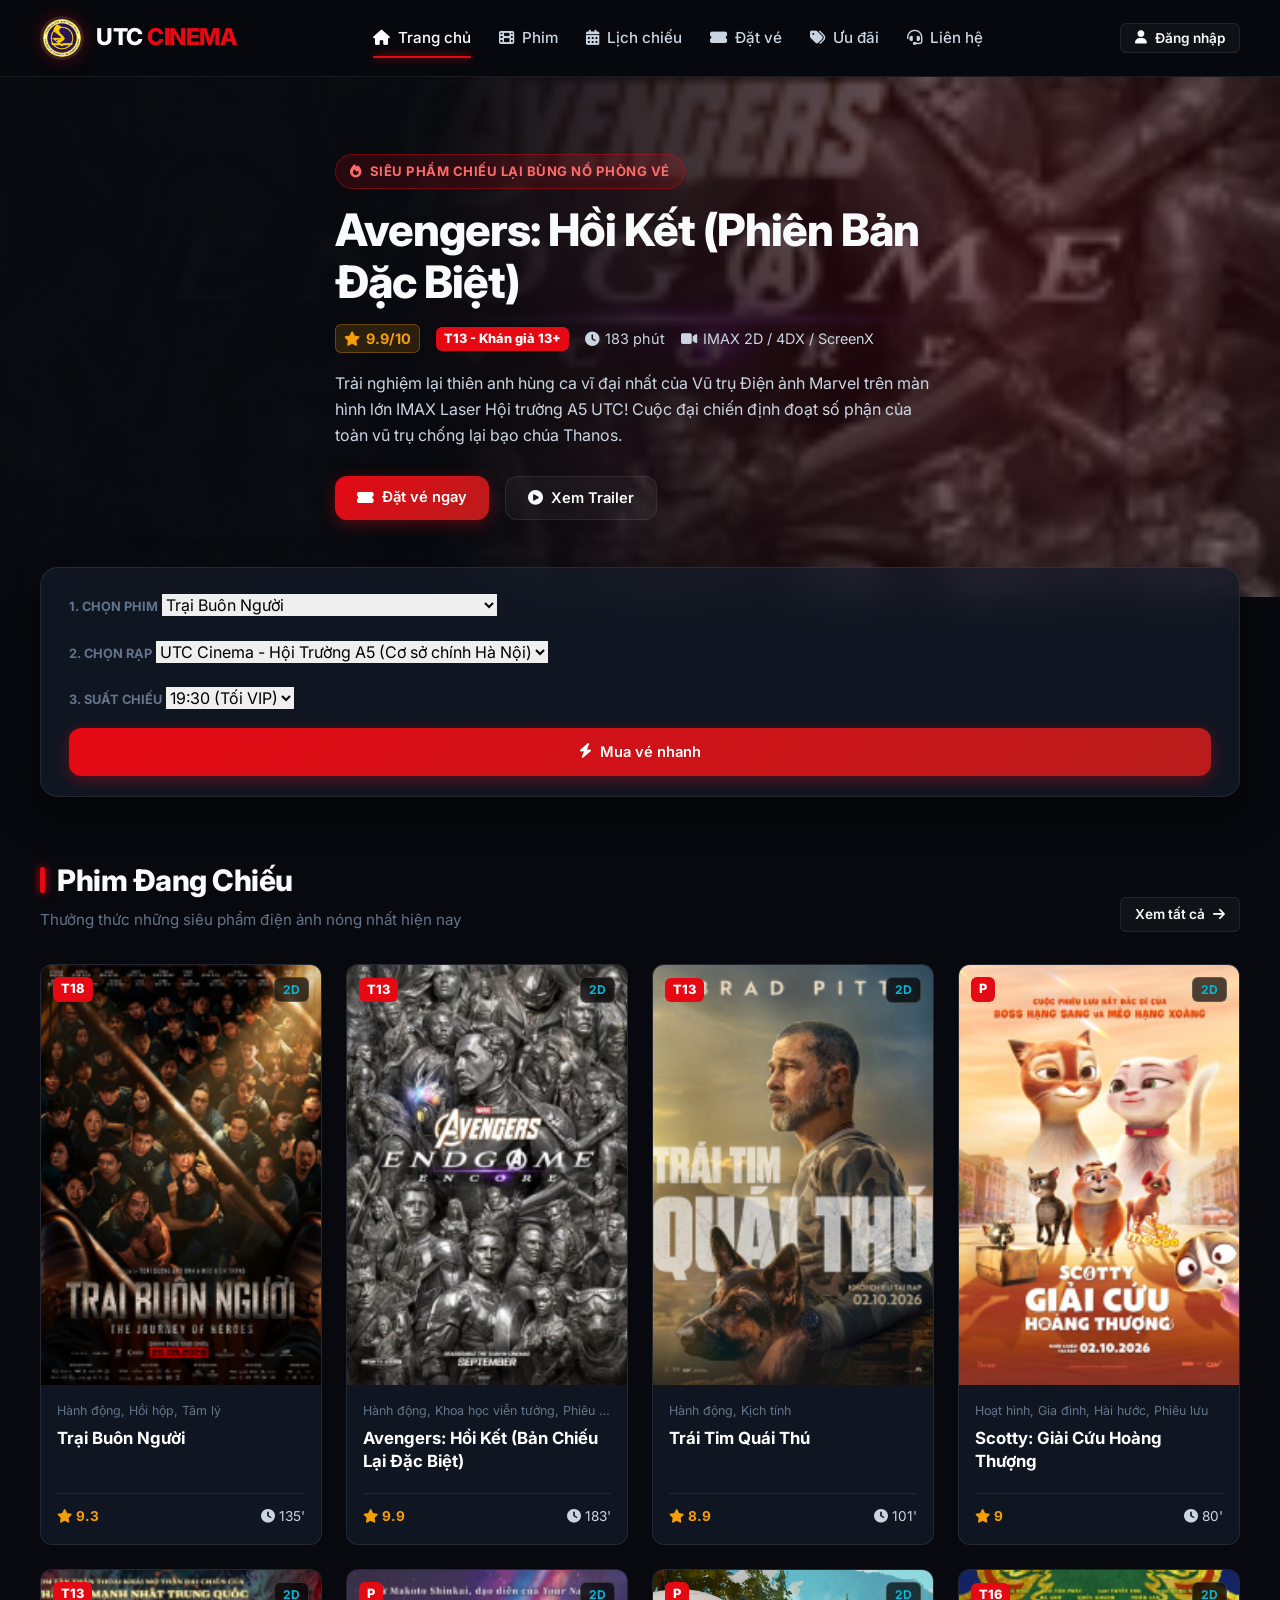
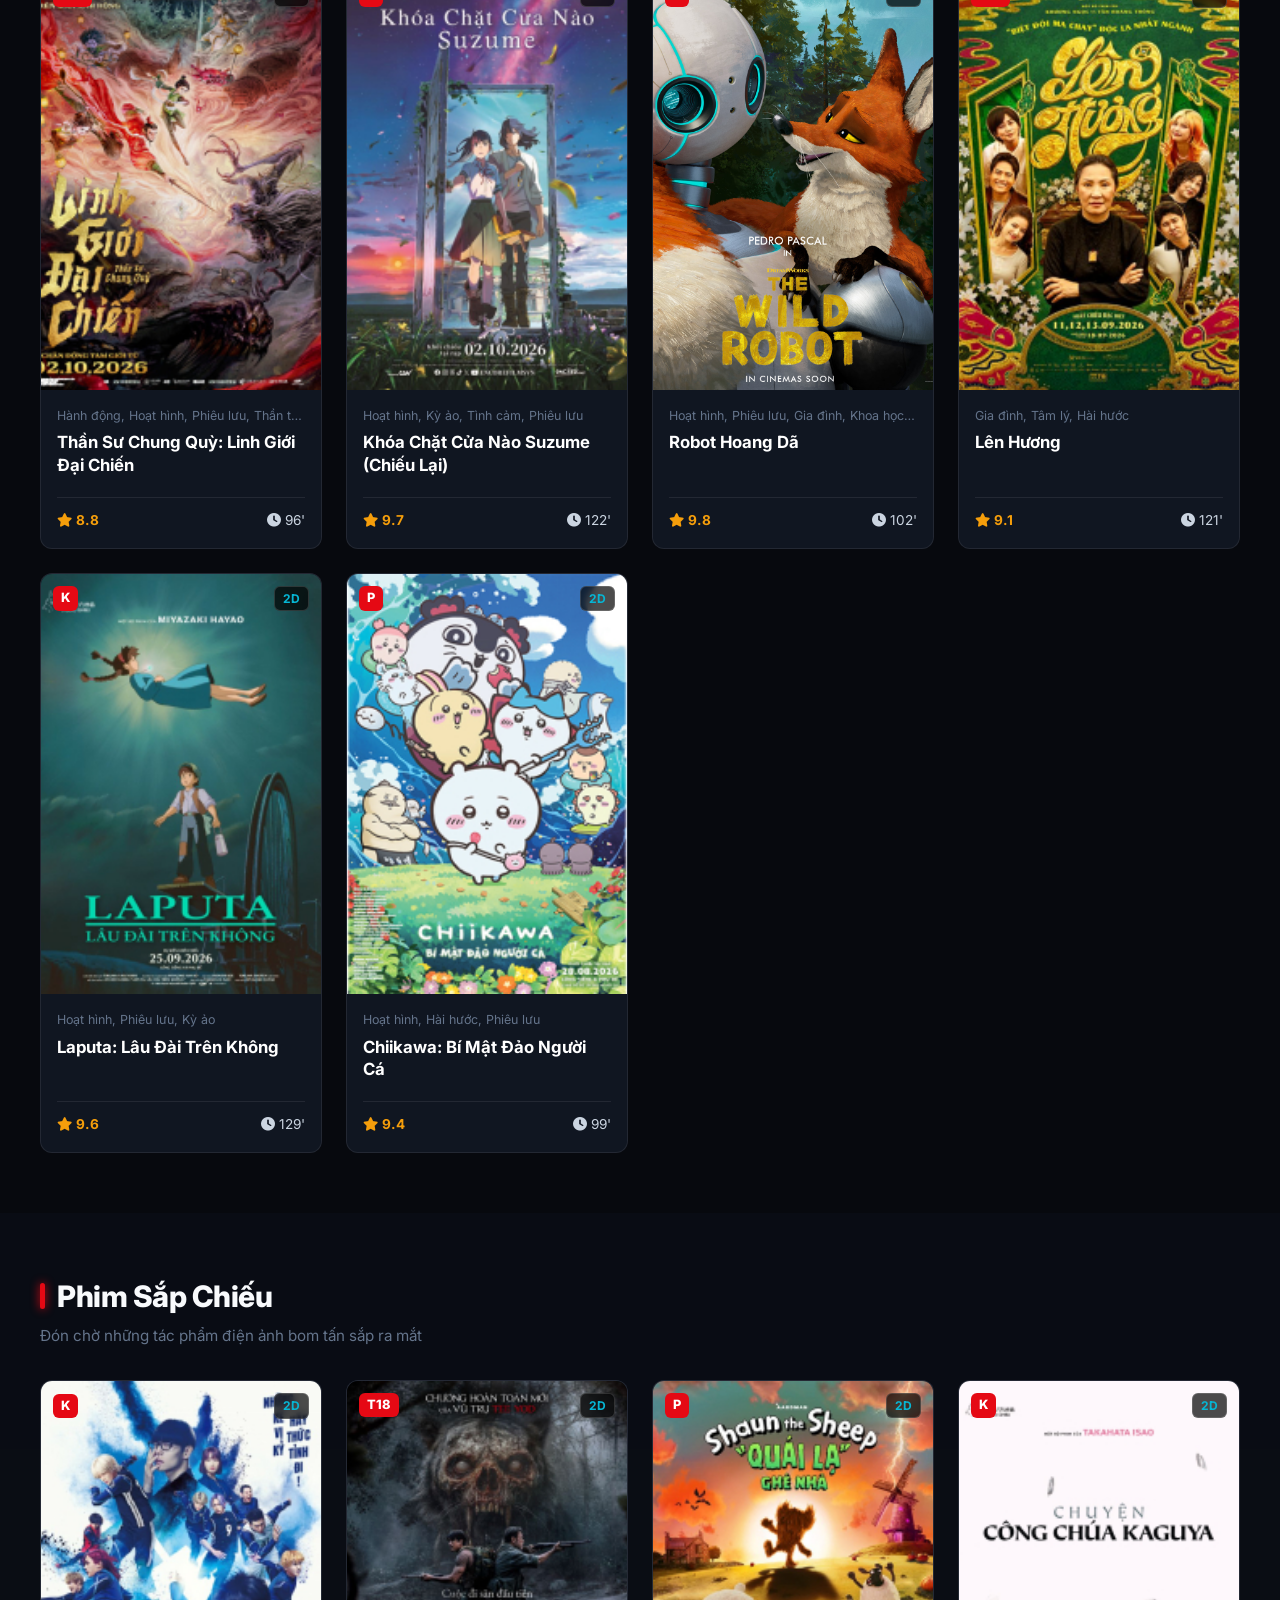
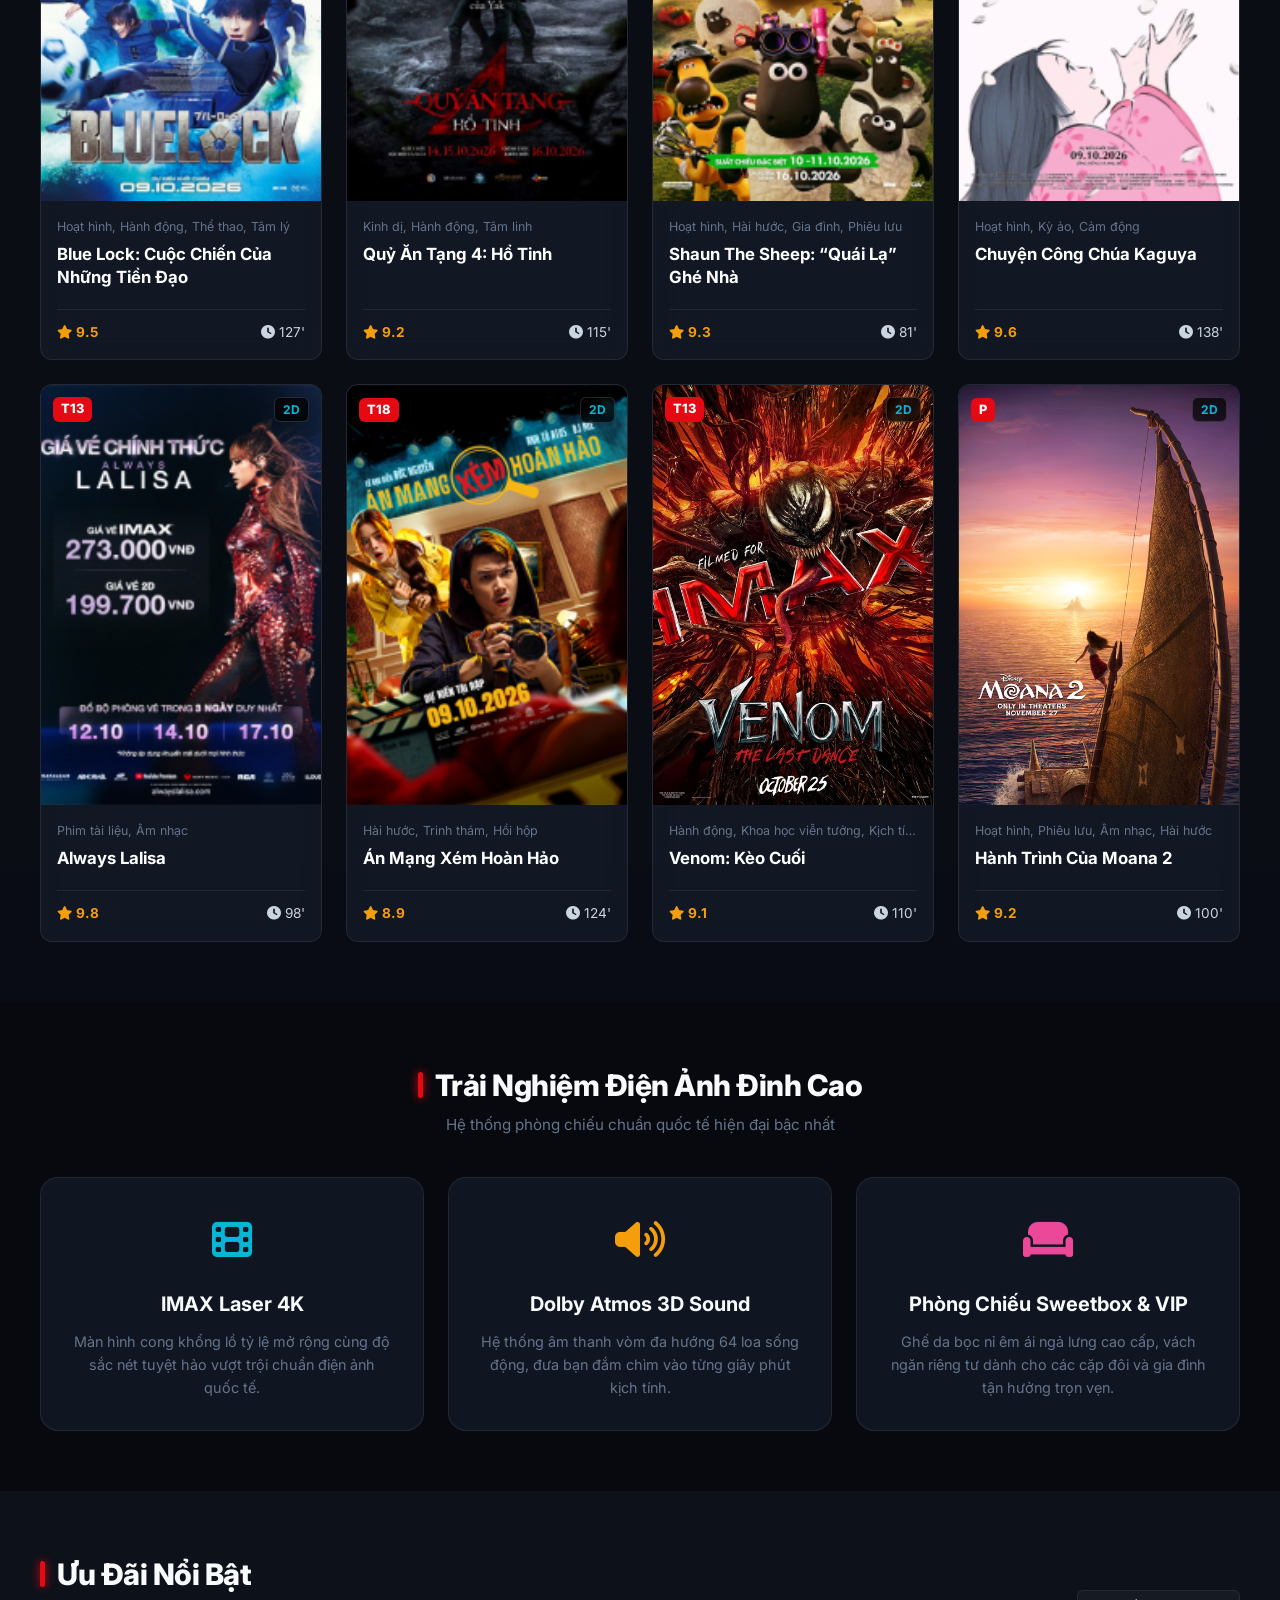
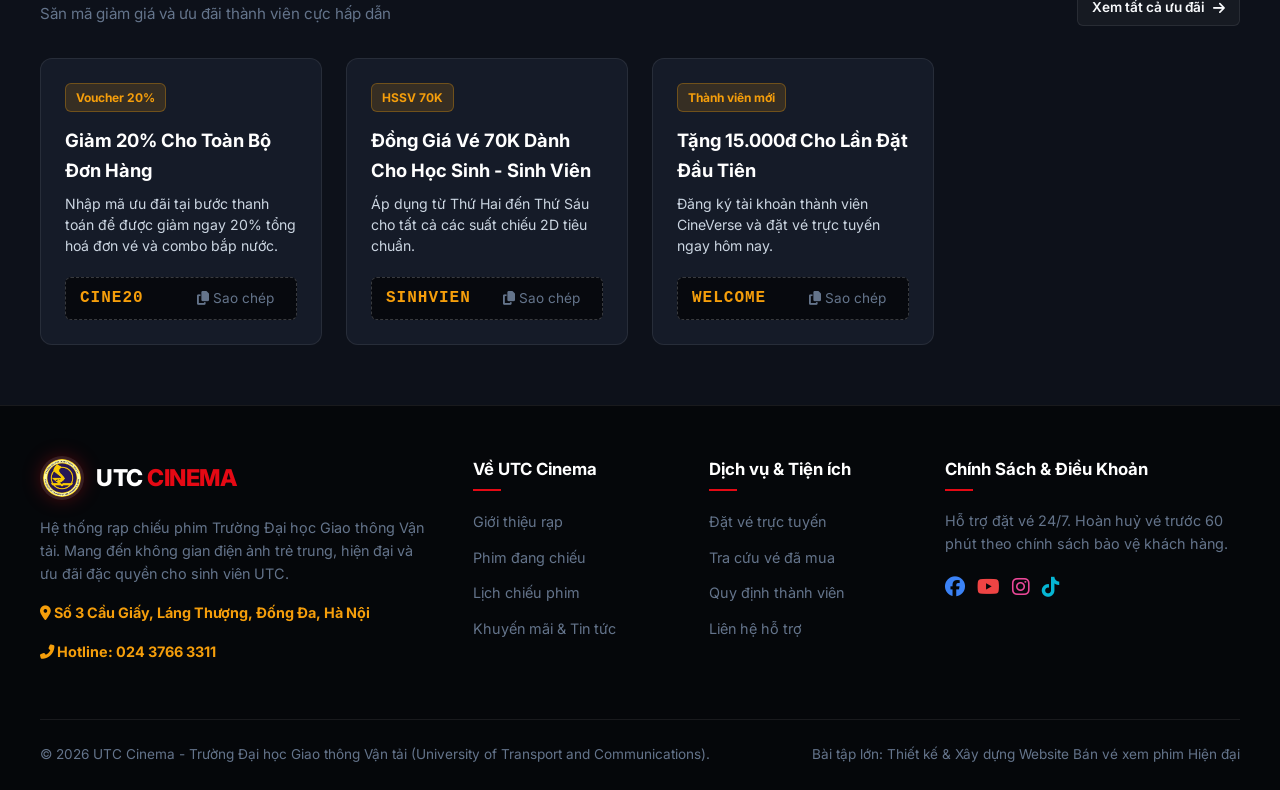
<file: TKweb-main (1)/TKweb-main/UTC-Cinema/index.html>
<!DOCTYPE html>
<html lang="vi">
<head>
  <meta charset="UTF-8">
  <meta name="viewport" content="width=device-width, initial-scale=1.0">
  <title>UTC Cinema - Rạp Chiếu Phim ĐH Giao Thông Vận Tải</title>
  
  <!-- Fonts & Icons -->
  <link rel="preconnect" href="https://fonts.googleapis.com">
  <link rel="preconnect" href="https://fonts.gstatic.com" crossorigin>
  <link href="https://fonts.googleapis.com/css2?family=Inter:wght@400;500;600;700;800&display=swap" rel="stylesheet">
  <link rel="stylesheet" href="https://cdnjs.cloudflare.com/ajax/libs/font-awesome/6.5.1/css/all.min.css">
  
  <!-- CSS -->
  <link rel="stylesheet" href="assets/css/style.css">
</head>
<body>

  <!-- ================= HEADER & NAVIGATION ================= -->
  <header class="site-header">
    <div class="container nav-wrapper">
      <a href="index.html" class="brand-logo">
        <img src="assets/images/utc-logo.png" alt="UTC Logo" class="logo-img">
        <span>UTC <span>CINEMA</span></span>
      </a>

      <nav class="main-nav">
        <a href="index.html" class="nav-link active"><i class="fas fa-home"></i> Trang chủ</a>
        <a href="movies.html" class="nav-link"><i class="fas fa-film"></i> Phim</a>
        <a href="schedule.html" class="nav-link"><i class="fas fa-calendar-alt"></i> Lịch chiếu</a>
        <a href="booking.html" class="nav-link"><i class="fas fa-ticket-alt"></i> Đặt vé</a>
        <a href="promotions.html" class="nav-link"><i class="fas fa-tags"></i> Ưu đãi</a>
        <a href="contact.html" class="nav-link"><i class="fas fa-headset"></i> Liên hệ</a>
      </nav>

      <div class="header-actions">
        <div id="user-header-box">
          <button class="btn btn-secondary btn-sm open-auth-modal">
            <i class="fas fa-user"></i> Đăng nhập
          </button>
        </div>
        <button class="mobile-toggle" aria-label="Toggle menu">
          <i class="fas fa-bars"></i>
        </button>
      </div>
    </div>
  </header>

  <!-- ================= HERO BANNER SECTION ================= -->
  <section class="hero-section" id="hero-banner" style="background: linear-gradient(to right, rgba(7, 9, 14, 0.98) 35%, rgba(7, 9, 14, 0.6) 80%), url('assets/images/avengers-endgame.jpg') center/cover no-repeat;">
    <div class="hero-backdrop"></div>
    <div class="container hero-content">
      <span class="hero-badge"><i class="fas fa-fire"></i> Siêu phẩm chiếu lại bùng nổ phòng vé</span>
      <h1 class="hero-title">Avengers: Hồi Kết (Phiên Bản Đặc Biệt)</h1>
      <div class="hero-meta">
        <span class="rating-badge"><i class="fas fa-star"></i> 9.9/10</span>
        <span class="age-tag">T13 - Khán giả 13+</span>
        <span><i class="fas fa-clock"></i> 183 phút</span>
        <span><i class="fas fa-video"></i> IMAX 2D / 4DX / ScreenX</span>
      </div>
      <p class="hero-desc">
        Trải nghiệm lại thiên anh hùng ca vĩ đại nhất của Vũ trụ Điện ảnh Marvel trên màn hình lớn IMAX Laser Hội trường A5 UTC! Cuộc đại chiến định đoạt số phận của toàn vũ trụ chống lại bạo chúa Thanos.
      </p>
      <div class="hero-actions">
        <a href="booking.html?movie=avengers-endgame-encore" class="btn btn-primary">
          <i class="fas fa-ticket-alt"></i> Đặt vé ngay
        </a>
        <button class="btn btn-secondary" data-trailer="TcMBFSGVi1c">
          <i class="fas fa-play-circle"></i> Xem Trailer
        </button>
      </div>
    </div>
  </section>

  <!-- ================= QUICK BOOKING BAR ================= -->
  <section class="container" style="margin-top: -30px; position: relative; z-index: 10;">
    <div style="background: var(--bg-card); backdrop-filter: blur(16px); border: 1px solid var(--border-light); border-radius: var(--radius-lg); padding: 20px 28px; box-shadow: var(--shadow-lg);">
      <form id="quick-book-form" style="display: grid; grid-template-columns: repeat(auto-fit, minmax(200px, 1fr)) auto; gap: 16px; align-items: end;">
        <div>
          <label style="font-size: 0.8rem; font-weight: 700; color: var(--text-muted); text-transform: uppercase;">1. Chọn Phim</label>
          <select id="quick-movie-select" class="form-select" style="margin-top: 6px;"></select>
        </div>
        <div>
          <label style="font-size: 0.8rem; font-weight: 700; color: var(--text-muted); text-transform: uppercase;">2. Chọn Rạp</label>
          <select id="quick-cinema-select" class="form-select" style="margin-top: 6px;"></select>
        </div>
        <div>
          <label style="font-size: 0.8rem; font-weight: 700; color: var(--text-muted); text-transform: uppercase;">3. Suất Chiếu</label>
          <select id="quick-time-select" class="form-select" style="margin-top: 6px;">
            <option value="10:00">10:00 (Sáng)</option>
            <option value="13:30">13:30 (Chiều)</option>
            <option value="16:45">16:45 (Chiều)</option>
            <option value="19:30" selected>19:30 (Tối VIP)</option>
            <option value="21:45">21:45 (Đêm)</option>
          </select>
        </div>
        <button type="submit" class="btn btn-primary" style="height: 48px;">
          <i class="fas fa-bolt"></i> Mua vé nhanh
        </button>
      </form>
    </div>
  </section>

  <!-- ================= NOW SHOWING MOVIES ================= -->
  <section class="section">
    <div class="container">
      <div class="section-header">
        <div>
          <h2 class="section-title">Phim Đang Chiếu</h2>
          <p class="section-subtitle">Thưởng thức những siêu phẩm điện ảnh nóng nhất hiện nay</p>
        </div>
        <a href="movies.html" class="btn btn-secondary btn-sm">Xem tất cả <i class="fas fa-arrow-right"></i></a>
      </div>

      <div class="movie-grid" id="now-showing-grid">
        <!-- Render động từ data.js -->
      </div>
    </div>
  </section>

  <!-- ================= COMING SOON MOVIES ================= -->
  <section class="section" style="background: rgba(13, 17, 26, 0.5);">
    <div class="container">
      <div class="section-header">
        <div>
          <h2 class="section-title">Phim Sắp Chiếu</h2>
          <p class="section-subtitle">Đón chờ những tác phẩm điện ảnh bom tấn sắp ra mắt</p>
        </div>
      </div>

      <div class="movie-grid" id="coming-soon-grid">
        <!-- Render động từ data.js -->
      </div>
    </div>
  </section>

  <!-- ================= CINEMA EXPERIENCE (CÔNG NGHỆ RẠP) ================= -->
  <section class="section">
    <div class="container">
      <div class="section-header" style="text-align: center; display: block; margin-bottom: 40px;">
        <h2 class="section-title" style="justify-content: center;">Trải Nghiệm Điện Ảnh Đỉnh Cao</h2>
        <p class="section-subtitle">Hệ thống phòng chiếu chuẩn quốc tế hiện đại bậc nhất</p>
      </div>

      <div style="display: grid; grid-template-columns: repeat(auto-fit, minmax(280px, 1fr)); gap: 24px;">
        <div style="background: var(--bg-card); border: 1px solid var(--border-light); border-radius: var(--radius-lg); padding: 30px; text-align: center;">
          <div style="font-size: 2.5rem; color: var(--accent-cyan); margin-bottom: 16px;"><i class="fas fa-film"></i></div>
          <h3 style="font-size: 1.25rem; font-weight: 700; margin-bottom: 10px;">IMAX Laser 4K</h3>
          <p style="color: var(--text-muted); font-size: 0.9rem;">Màn hình cong khổng lồ tỷ lệ mở rộng cùng độ sắc nét tuyệt hảo vượt trội chuẩn điện ảnh quốc tế.</p>
        </div>
        <div style="background: var(--bg-card); border: 1px solid var(--border-light); border-radius: var(--radius-lg); padding: 30px; text-align: center;">
          <div style="font-size: 2.5rem; color: var(--accent-gold); margin-bottom: 16px;"><i class="fas fa-volume-up"></i></div>
          <h3 style="font-size: 1.25rem; font-weight: 700; margin-bottom: 10px;">Dolby Atmos 3D Sound</h3>
          <p style="color: var(--text-muted); font-size: 0.9rem;">Hệ thống âm thanh vòm đa hướng 64 loa sống động, đưa bạn đắm chìm vào từng giây phút kịch tính.</p>
        </div>
        <div style="background: var(--bg-card); border: 1px solid var(--border-light); border-radius: var(--radius-lg); padding: 30px; text-align: center;">
          <div style="font-size: 2.5rem; color: var(--accent-pink); margin-bottom: 16px;"><i class="fas fa-couch"></i></div>
          <h3 style="font-size: 1.25rem; font-weight: 700; margin-bottom: 10px;">Phòng Chiếu Sweetbox & VIP</h3>
          <p style="color: var(--text-muted); font-size: 0.9rem;">Ghế da bọc nỉ êm ái ngả lưng cao cấp, vách ngăn riêng tư dành cho các cặp đôi và gia đình tận hưởng trọn vẹn.</p>
        </div>
      </div>
    </div>
  </section>

  <!-- ================= PROMOTIONS HIGHLIGHT ================= -->
  <section class="section" style="background: var(--bg-primary);">
    <div class="container">
      <div class="section-header">
        <div>
          <h2 class="section-title">Ưu Đãi Nổi Bật</h2>
          <p class="section-subtitle">Săn mã giảm giá và ưu đãi thành viên cực hấp dẫn</p>
        </div>
        <a href="promotions.html" class="btn btn-secondary btn-sm">Xem tất cả ưu đãi <i class="fas fa-arrow-right"></i></a>
      </div>

      <div class="promo-grid">
        <div class="promo-card">
          <div>
            <span class="promo-tag">Voucher 20%</span>
            <h3 class="promo-title">Giảm 20% Cho Toàn Bộ Đơn Hàng</h3>
            <p class="promo-desc">Nhập mã ưu đãi tại bước thanh toán để được giảm ngay 20% tổng hoá đơn vé và combo bắp nước.</p>
          </div>
          <div class="promo-code-box">
            <span class="promo-code-text">CINE20</span>
            <button class="copy-btn" onclick="copyPromoCode('CINE20')"><i class="fas fa-copy"></i> Sao chép</button>
          </div>
        </div>

        <div class="promo-card">
          <div>
            <span class="promo-tag">HSSV 70K</span>
            <h3 class="promo-title">Đồng Giá Vé 70K Dành Cho Học Sinh - Sinh Viên</h3>
            <p class="promo-desc">Áp dụng từ Thứ Hai đến Thứ Sáu cho tất cả các suất chiếu 2D tiêu chuẩn.</p>
          </div>
          <div class="promo-code-box">
            <span class="promo-code-text">SINHVIEN</span>
            <button class="copy-btn" onclick="copyPromoCode('SINHVIEN')"><i class="fas fa-copy"></i> Sao chép</button>
          </div>
        </div>

        <div class="promo-card">
          <div>
            <span class="promo-tag">Thành viên mới</span>
            <h3 class="promo-title">Tặng 15.000đ Cho Lần Đặt Đầu Tiên</h3>
            <p class="promo-desc">Đăng ký tài khoản thành viên CineVerse và đặt vé trực tuyến ngay hôm nay.</p>
          </div>
          <div class="promo-code-box">
            <span class="promo-code-text">WELCOME</span>
            <button class="copy-btn" onclick="copyPromoCode('WELCOME')"><i class="fas fa-copy"></i> Sao chép</button>
          </div>
        </div>
      </div>
    </div>
  </section>

  <!-- ================= FOOTER ================= -->
  <footer class="site-footer">
    <div class="container">
      <div class="footer-top">
        <div class="footer-col">
          <a href="index.html" class="brand-logo" style="margin-bottom: 16px;">
            <img src="assets/images/utc-logo.png" alt="UTC Logo" class="logo-img">
            <span>UTC <span>CINEMA</span></span>
          </a>
          <p>Hệ thống rạp chiếu phim Trường Đại học Giao thông Vận tải. Mang đến không gian điện ảnh trẻ trung, hiện đại và ưu đãi đặc quyền cho sinh viên UTC.</p>
          <p style="color: var(--accent-gold); font-weight: 700;"><i class="fas fa-map-marker-alt"></i> Số 3 Cầu Giấy, Láng Thượng, Đống Đa, Hà Nội</p>
          <p style="color: var(--accent-gold); font-weight: 700;"><i class="fas fa-phone-alt"></i> Hotline: 024 3766 3311</p>
        </div>

        <div class="footer-col">
          <h4>Về UTC Cinema</h4>
          <ul class="footer-links">
            <li><a href="index.html">Giới thiệu rạp</a></li>
            <li><a href="movies.html">Phim đang chiếu</a></li>
            <li><a href="schedule.html">Lịch chiếu phim</a></li>
            <li><a href="promotions.html">Khuyến mãi & Tin tức</a></li>
          </ul>
        </div>

        <div class="footer-col">
          <h4>Dịch vụ & Tiện ích</h4>
          <ul class="footer-links">
            <li><a href="booking.html">Đặt vé trực tuyến</a></li>
            <li><a href="my-tickets.html">Tra cứu vé đã mua</a></li>
            <li><a href="promotions.html">Quy định thành viên</a></li>
            <li><a href="contact.html">Liên hệ hỗ trợ</a></li>
          </ul>
        </div>

        <div class="footer-col">
          <h4>Chính Sách & Điều Khoản</h4>
          <p>Hỗ trợ đặt vé 24/7. Hoàn huỷ vé trước 60 phút theo chính sách bảo vệ khách hàng.</p>
          <div style="display: flex; gap: 12px; font-size: 1.25rem;">
            <a href="#" style="color: #3b82f6;"><i class="fab fa-facebook"></i></a>
            <a href="#" style="color: #ef4444;"><i class="fab fa-youtube"></i></a>
            <a href="#" style="color: #ec4899;"><i class="fab fa-instagram"></i></a>
            <a href="#" style="color: #06b6d4;"><i class="fab fa-tiktok"></i></a>
          </div>
        </div>
      </div>

      <div class="footer-bottom">
        <p>&copy; 2026 UTC Cinema - Trường Đại học Giao thông Vận tải (University of Transport and Communications).</p>
        <p>Bài tập lớn: Thiết kế & Xây dựng Website Bán vé xem phim Hiện đại</p>
      </div>
    </div>
  </footer>

  <!-- ================= POPUP MODALS ================= -->
  <!-- 1. Trailer Modal -->
  <div class="modal-backdrop" id="trailer-modal">
    <div class="modal-content">
      <button class="modal-close-btn" id="close-trailer-btn">&times;</button>
      <div class="trailer-iframe-wrap">
        <iframe id="trailer-iframe" allow="autoplay; encrypted-media" allowfullscreen></iframe>
      </div>
    </div>
  </div>

  <!-- 2. Auth Modal (Đăng nhập / Đăng ký) -->
  <div class="modal-backdrop" id="auth-modal">
    <div class="modal-content" style="max-width: 440px; padding: 32px;">
      <button class="modal-close-btn" id="close-auth-btn">&times;</button>
      <h3 style="font-size: 1.4rem; font-weight: 800; margin-bottom: 6px; text-align: center;">UTC CINEMA ACCOUNT</h3>
      <p style="color: var(--text-muted); font-size: 0.88rem; text-align: center; margin-bottom: 24px;">Đăng nhập tài khoản sinh viên UTC để nhận ưu đãi vé</p>

      <form id="quick-login-form">
        <div style="margin-bottom: 16px;">
          <label style="font-size: 0.85rem; font-weight: 600; color: var(--text-secondary); display: block; margin-bottom: 6px;">Email hoặc Số điện thoại</label>
          <input type="text" id="auth-email" class="form-input" placeholder="ví dụ: student@cineverse.vn" required>
        </div>
        <div style="margin-bottom: 24px;">
          <label style="font-size: 0.85rem; font-weight: 600; color: var(--text-secondary); display: block; margin-bottom: 6px;">Mật khẩu</label>
          <input type="password" id="auth-password" class="form-input" placeholder="••••••••" required>
        </div>
        <button type="submit" class="btn btn-primary" style="width: 100%;">
          <i class="fas fa-sign-in-alt"></i> Đăng nhập ngay
        </button>
      </form>
      <div style="margin-top: 16px; text-align: center; font-size: 0.85rem; color: var(--text-muted);">
        Chưa có tài khoản? <a href="#" style="color: var(--primary); font-weight: 600;">Đăng ký thành viên mới</a>
      </div>
    </div>
  </div>

  <!-- Scripts -->
  <script src="assets/js/data.js"></script>
  <script src="assets/js/main.js"></script>
  <script>
    // Render phim vào Homepage
    document.addEventListener('DOMContentLoaded', () => {
      const nowGrid = document.getElementById('now-showing-grid');
      const comingGrid = document.getElementById('coming-soon-grid');
      const qMovie = document.getElementById('quick-movie-select');
      const qCinema = document.getElementById('quick-cinema-select');

      // Đổ option Quick Book
      if (qMovie) {
        qMovie.innerHTML = CineVerseData.movies
          .filter(m => m.status === 'now_showing')
          .map(m => `<option value="${m.id}">${m.title}</option>`).join('');
      }
      if (qCinema) {
        qCinema.innerHTML = CineVerseData.cinemas
          .map(c => `<option value="${c.id}">${c.name}</option>`).join('');
      }

      document.getElementById('quick-book-form')?.addEventListener('submit', (e) => {
        e.preventDefault();
        const m = qMovie.value;
        const c = qCinema.value;
        const t = document.getElementById('quick-time-select').value;
        window.location.href = `booking.html?movie=${m}&cinema=${c}&time=${t}`;
      });

      // Hàm tạo card phim
      const createMovieCard = (m) => `
        <div class="movie-card">
          <div class="card-poster-wrap">
            <div class="card-badges">
              <span class="age-tag">${m.ageRating}</span>
              <span class="format-pill">${m.format[0]}</span>
            </div>
            <img src="${m.poster}" alt="${m.title}" loading="lazy">
            <div class="card-overlay">
              <a href="booking.html?movie=${m.id}" class="btn btn-primary btn-sm" style="width: 100%;">
                <i class="fas fa-ticket-alt"></i> Mua Vé
              </a>
              <button class="btn btn-secondary btn-sm" style="width: 100%;" data-trailer="${m.trailerId}">
                <i class="fas fa-play"></i> Trailer
              </button>
            </div>
          </div>
          <div class="card-info">
            <div>
              <div class="card-genres">${m.genre.join(', ')}</div>
              <a href="movie-detail.html?id=${m.id}" class="card-title">${m.title}</a>
            </div>
            <div class="card-footer">
              <div class="card-rating"><i class="fas fa-star"></i> ${m.rating}</div>
              <span><i class="fas fa-clock"></i> ${m.duration}'</span>
            </div>
          </div>
        </div>
      `;

      if (nowGrid) {
        nowGrid.innerHTML = CineVerseData.movies
          .filter(m => m.status === 'now_showing')
          .map(createMovieCard).join('');
      }

      if (comingGrid) {
        comingGrid.innerHTML = CineVerseData.movies
          .filter(m => m.status === 'coming_soon')
          .map(createMovieCard).join('');
      }
    });
  </script>
</body>
</html>
</file>
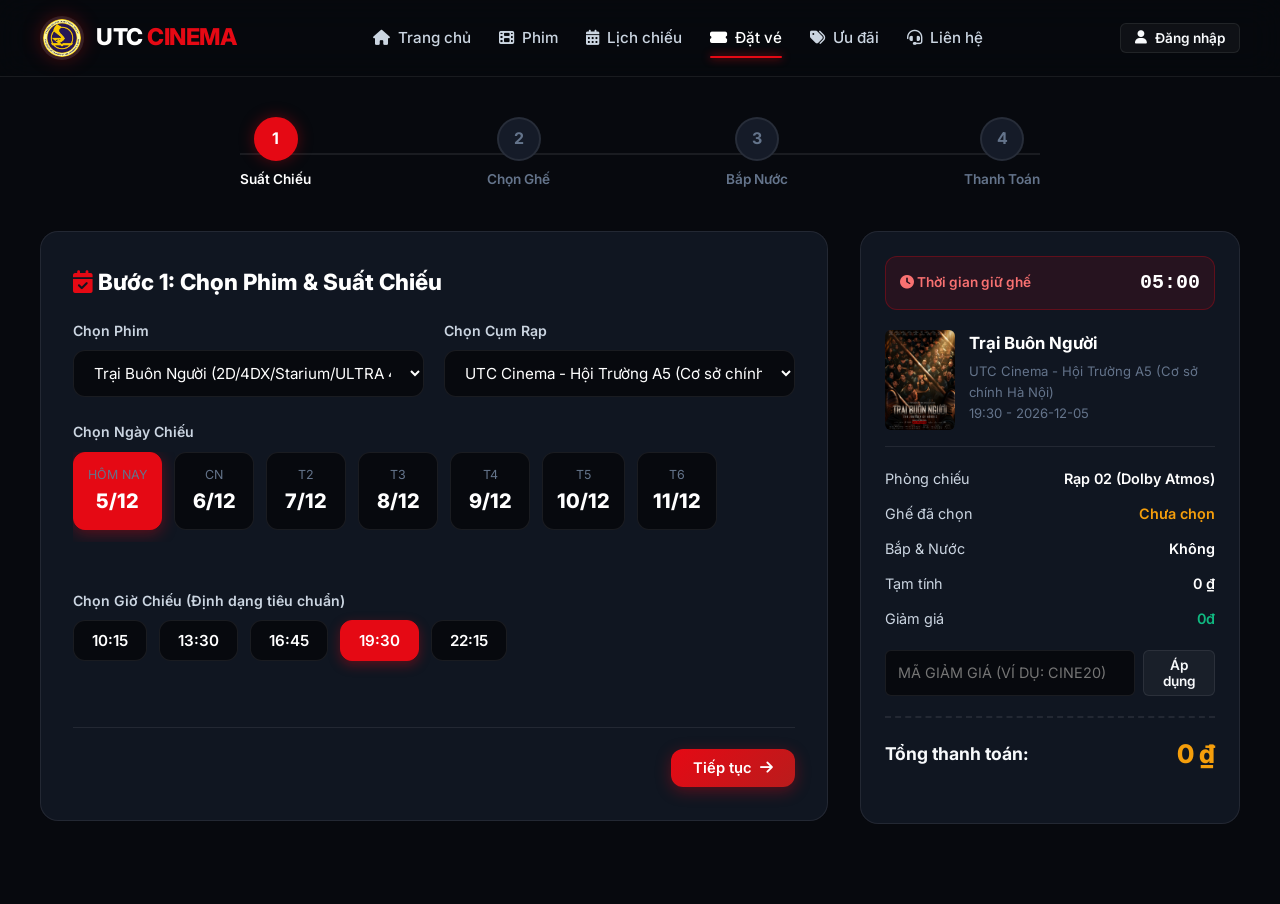
<file: TKweb-main (1)/TKweb-main/UTC-Cinema/booking.html>
<!DOCTYPE html>
<html lang="vi">
<head>
  <meta charset="UTF-8">
  <meta name="viewport" content="width=device-width, initial-scale=1.0">
  <title>Đặt Vé Trực Tuyến - UTC Cinema</title>
  
  <link rel="preconnect" href="https://fonts.googleapis.com">
  <link rel="preconnect" href="https://fonts.gstatic.com" crossorigin>
  <link href="https://fonts.googleapis.com/css2?family=Inter:wght@400;500;600;700;800&display=swap" rel="stylesheet">
  <link rel="stylesheet" href="https://cdnjs.cloudflare.com/ajax/libs/font-awesome/6.5.1/css/all.min.css">
  
  <link rel="stylesheet" href="assets/css/style.css">
  <link rel="stylesheet" href="assets/css/booking.css">
</head>
<body>

  <!-- Header -->
  <header class="site-header">
    <div class="container nav-wrapper">
      <a href="index.html" class="brand-logo">
        <img src="assets/images/utc-logo.png" alt="UTC Logo" class="logo-img">
        <span>UTC <span>CINEMA</span></span>
      </a>
      <nav class="main-nav">
        <a href="index.html" class="nav-link"><i class="fas fa-home"></i> Trang chủ</a>
        <a href="movies.html" class="nav-link"><i class="fas fa-film"></i> Phim</a>
        <a href="schedule.html" class="nav-link"><i class="fas fa-calendar-alt"></i> Lịch chiếu</a>
        <a href="booking.html" class="nav-link active"><i class="fas fa-ticket-alt"></i> Đặt vé</a>
        <a href="promotions.html" class="nav-link"><i class="fas fa-tags"></i> Ưu đãi</a>
        <a href="contact.html" class="nav-link"><i class="fas fa-headset"></i> Liên hệ</a>
      </nav>
      <div class="header-actions">
        <div id="user-header-box">
          <button class="btn btn-secondary btn-sm open-auth-modal"><i class="fas fa-user"></i> Đăng nhập</button>
        </div>
      </div>
    </div>
  </header>

  <!-- Booking Stepper & Container -->
  <main class="booking-page-wrap">
    <div class="container">

      <!-- Stepper Indicator -->
      <div class="booking-stepper">
        <div class="step-indicator active" data-step="1">
          <div class="step-circle">1</div>
          <div class="step-label">Suất Chiếu</div>
        </div>
        <div class="step-indicator" data-step="2">
          <div class="step-circle">2</div>
          <div class="step-label">Chọn Ghế</div>
        </div>
        <div class="step-indicator" data-step="3">
          <div class="step-circle">3</div>
          <div class="step-label">Bắp Nước</div>
        </div>
        <div class="step-indicator" data-step="4">
          <div class="step-circle">4</div>
          <div class="step-label">Thanh Toán</div>
        </div>
      </div>

      <!-- Main Booking Layout -->
      <div class="booking-layout">
        
        <!-- Left: Dynamic Steps Content -->
        <div class="booking-main-card">
          
          <!-- STEP 1: CHỌN PHIM, RẠP, NGÀY VÀ GIỜ CHIẾU -->
          <div id="step-content-1">
            <h2 style="font-size: 1.4rem; font-weight: 800; margin-bottom: 20px; color: #fff;">
              <i class="fas fa-calendar-check" style="color: var(--primary);"></i> Bước 1: Chọn Phim & Suất Chiếu
            </h2>

            <div class="selection-grid">
              <div class="form-group">
                <label class="form-label">Chọn Phim</label>
                <select id="select-movie" class="form-select"></select>
              </div>
              <div class="form-group">
                <label class="form-label">Chọn Cụm Rạp</label>
                <select id="select-cinema" class="form-select"></select>
              </div>
            </div>

            <div class="form-group" style="margin-bottom: 24px;">
              <label class="form-label">Chọn Ngày Chiếu</label>
              <div class="date-selector-pills" id="date-pills"></div>
            </div>

            <div class="form-group">
              <label class="form-label">Chọn Giờ Chiếu (Định dạng tiêu chuẩn)</label>
              <div class="showtime-grid" id="showtime-buttons"></div>
            </div>
          </div>

          <!-- STEP 2: SƠ ĐỒ CHỌN GHẾ NGỒI -->
          <div id="step-content-2" style="display: none;">
            <div style="display: flex; justify-content: space-between; align-items: center; margin-bottom: 20px;">
              <h2 style="font-size: 1.4rem; font-weight: 800; color: #fff;">
                <i class="fas fa-couch" style="color: var(--primary);"></i> Bước 2: Sơ Đồ Chọn Ghế Ngồi
              </h2>
            </div>

            <div class="screen-area">
              <div class="screen-bar"></div>
              <span class="screen-text">MÀN HÌNH CHIẾU PHIM (SCREEN)</span>
            </div>

            <!-- Seat Map Interactive -->
            <div class="seat-map-container" id="seat-map"></div>

            <!-- Seat Legend -->
            <div class="seat-legend">
              <div class="legend-item">
                <div class="legend-color" style="background: #334155;"></div>
                <span>Ghế thường (85k)</span>
              </div>
              <div class="legend-item">
                <div class="legend-color" style="background: var(--accent-gold);"></div>
                <span>Ghế VIP (110k)</span>
              </div>
              <div class="legend-item">
                <div class="legend-color" style="background: var(--accent-pink);"></div>
                <span>Ghế đôi Sweetbox (230k)</span>
              </div>
              <div class="legend-item">
                <div class="legend-color" style="background: var(--primary);"></div>
                <span>Đang chọn</span>
              </div>
              <div class="legend-item">
                <div class="legend-color" style="background: #1e293b; opacity: 0.5;"></div>
                <span>Đã có người</span>
              </div>
            </div>
          </div>

          <!-- STEP 3: CHỌN COMBO BẮP NƯỚC -->
          <div id="step-content-3" style="display: none;">
            <h2 style="font-size: 1.4rem; font-weight: 800; margin-bottom: 20px; color: #fff;">
              <i class="fas fa-cookie-bite" style="color: var(--primary);"></i> Bước 3: Combo Bắp Nước & Đồ Ăn Kèm
            </h2>
            <p style="color: var(--text-muted); font-size: 0.9rem; margin-bottom: 24px;">
              Thưởng thức bắp rang bơ giòn rụm và nước ngọt mát lạnh để trọn vẹn từng khoảnh khắc phim.
            </p>

            <div class="combos-list" id="combos-container"></div>
          </div>

          <!-- STEP 4: PHƯƠNG THỨC THANH TOÁN -->
          <div id="step-content-4" style="display: none;">
            <h2 style="font-size: 1.4rem; font-weight: 800; margin-bottom: 20px; color: #fff;">
              <i class="fas fa-credit-card" style="color: var(--primary);"></i> Bước 4: Phương Thức Thanh Toán
            </h2>

            <div class="payment-methods-grid">
              <div class="pay-card active" data-method="momo">
                <i class="fas fa-wallet" style="color: #ec4899; font-size: 1.5rem;"></i>
                <div>
                  <div>Ví điện tử MoMo</div>
                  <small style="color: var(--text-muted);">Quét mã QR thanh toán nhanh</small>
                </div>
              </div>
              <div class="pay-card" data-method="vnpay">
                <i class="fas fa-qrcode" style="color: #38bdf8; font-size: 1.5rem;"></i>
                <div>
                  <div>Cổng VNPAY-QR</div>
                  <small style="color: var(--text-muted);">Ứng dụng ngân hàng số</small>
                </div>
              </div>
              <div class="pay-card" data-method="card">
                <i class="fas fa-credit-card" style="color: var(--accent-gold); font-size: 1.5rem;"></i>
                <div>
                  <div>Thẻ Visa / MasterCard</div>
                  <small style="color: var(--text-muted);">Thẻ thanh toán quốc tế</small>
                </div>
              </div>
              <div class="pay-card" data-method="counter">
                <i class="fas fa-store" style="color: #10b981; font-size: 1.5rem;"></i>
                <div>
                  <div>Thanh toán tại quầy</div>
                  <small style="color: var(--text-muted);">Giữ vé đến trước giờ chiếu 30p</small>
                </div>
              </div>
            </div>

            <div style="background: rgba(255,255,255,0.03); border: 1px solid var(--border-light); padding: 18px; border-radius: var(--radius-md); font-size: 0.88rem; color: var(--text-secondary);">
              <i class="fas fa-shield-alt" style="color: #10b981;"></i> Giao dịch được bảo mật tuyệt đối với chứng chỉ mã hoá SSL 256-bit. Sau khi xác nhận, vé điện tử và mã QR sẽ được gửi tức thì.
            </div>
          </div>

          <!-- Bottom Action Buttons -->
          <div style="display: flex; justify-content: space-between; align-items: center; margin-top: 36px; padding-top: 20px; border-top: 1px solid var(--border-light);">
            <button type="button" class="btn btn-secondary" id="btn-prev-step" style="visibility: hidden;">
              <i class="fas fa-arrow-left"></i> Quay lại
            </button>
            <button type="button" class="btn btn-primary" id="btn-next-step">
              Tiếp tục <i class="fas fa-arrow-right"></i>
            </button>
          </div>
        </div>

        <!-- Right: Real-time Order Summary Sidebar -->
        <aside class="booking-sidebar">
          
          <!-- Seat Lock Countdown Timer -->
          <div class="timer-box">
            <span class="timer-text"><i class="fas fa-clock"></i> Thời gian giữ ghế</span>
            <span class="timer-digits" id="seat-timer-digits">05:00</span>
          </div>

          <div class="sidebar-movie-header">
            <img id="side-poster" src="assets/images/wild-robot.jpg" alt="Poster" class="sidebar-poster">
            <div class="sidebar-movie-info">
              <h4 id="side-movie-title">Tên Phim</h4>
              <p id="side-cinema-name"><i class="fas fa-map-marker-alt"></i> Tên Rạp</p>
              <p id="side-datetime"><i class="fas fa-clock"></i> Suất chiếu</p>
            </div>
          </div>

          <div class="summary-rows">
            <div class="summary-row">
              <span>Phòng chiếu</span>
              <span>Rạp 02 (Dolby Atmos)</span>
            </div>
            <div class="summary-row">
              <span>Ghế đã chọn</span>
              <span id="side-seats" style="color: var(--accent-gold);">Chưa chọn</span>
            </div>
            <div class="summary-row">
              <span>Bắp & Nước</span>
              <span id="side-combos">Không</span>
            </div>
            <div class="summary-row">
              <span>Tạm tính</span>
              <span id="side-subtotal">0đ</span>
            </div>
            <div class="summary-row">
              <span>Giảm giá</span>
              <span id="side-discount" style="color: #10b981;">0đ</span>
            </div>
          </div>

          <!-- Voucher Apply -->
          <div class="voucher-input-group">
            <input type="text" id="voucher-code" placeholder="Mã giảm giá (ví dụ: CINE20)">
            <button type="button" class="btn btn-secondary btn-sm" id="btn-apply-voucher">Áp dụng</button>
          </div>

          <!-- Total Calculation -->
          <div class="total-box">
            <div class="total-row">
              <span class="total-label">Tổng thanh toán:</span>
              <span class="total-amount" id="side-total">0đ</span>
            </div>
          </div>
        </aside>

      </div>
    </div>
  </main>

  <!-- ================= TICKET SUCCESS MODAL ================= -->
  <div class="modal-backdrop" id="ticket-success-modal">
    <div class="modal-content" style="max-width: 520px; background: transparent; border: none; box-shadow: none;">
      <button class="modal-close-btn" onclick="window.location.href='index.html'">&times;</button>
      <div id="digital-ticket-render"></div>
    </div>
  </div>

  <!-- Scripts -->
  <script src="assets/js/data.js"></script>
  <script src="assets/js/main.js"></script>
  <script src="assets/js/booking.js"></script>
</body>
</html>
</file>
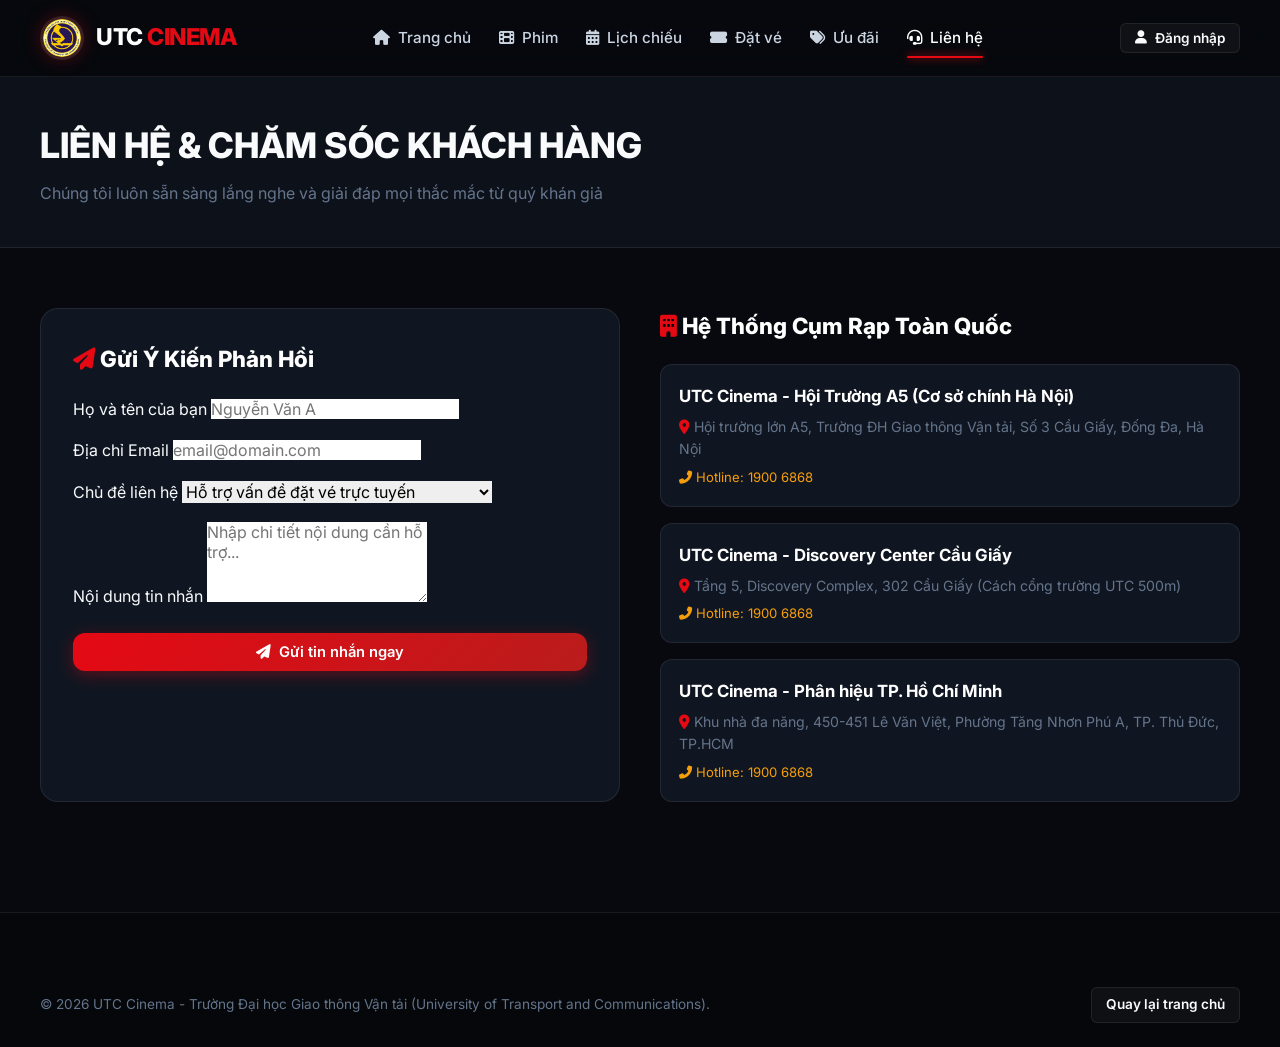
<file: TKweb-main (1)/TKweb-main/UTC-Cinema/contact.html>
<!DOCTYPE html>
<html lang="vi">
<head>
  <meta charset="UTF-8">
  <meta name="viewport" content="width=device-width, initial-scale=1.0">
  <title>Liên Hệ & Hỗ Trợ - UTC Cinema</title>
  
  <link rel="preconnect" href="https://fonts.googleapis.com">
  <link rel="preconnect" href="https://fonts.gstatic.com" crossorigin>
  <link href="https://fonts.googleapis.com/css2?family=Inter:wght@400;500;600;700;800&display=swap" rel="stylesheet">
  <link rel="stylesheet" href="https://cdnjs.cloudflare.com/ajax/libs/font-awesome/6.5.1/css/all.min.css">
  
  <link rel="stylesheet" href="assets/css/style.css">
</head>
<body>

  <!-- Header -->
  <header class="site-header">
    <div class="container nav-wrapper">
      <a href="index.html" class="brand-logo">
        <img src="assets/images/utc-logo.png" alt="UTC Logo" class="logo-img">
        <span>UTC <span>CINEMA</span></span>
      </a>
      <nav class="main-nav">
        <a href="index.html" class="nav-link"><i class="fas fa-home"></i> Trang chủ</a>
        <a href="movies.html" class="nav-link"><i class="fas fa-film"></i> Phim</a>
        <a href="schedule.html" class="nav-link"><i class="fas fa-calendar-alt"></i> Lịch chiếu</a>
        <a href="booking.html" class="nav-link"><i class="fas fa-ticket-alt"></i> Đặt vé</a>
        <a href="promotions.html" class="nav-link"><i class="fas fa-tags"></i> Ưu đãi</a>
        <a href="contact.html" class="nav-link active"><i class="fas fa-headset"></i> Liên hệ</a>
      </nav>
      <div class="header-actions">
        <div id="user-header-box">
          <button class="btn btn-secondary btn-sm open-auth-modal"><i class="fas fa-user"></i> Đăng nhập</button>
        </div>
      </div>
    </div>
  </header>

  <section style="background: var(--bg-primary); padding: 40px 0; border-bottom: 1px solid var(--border-light);">
    <div class="container">
      <h1 style="font-size: 2.2rem; font-weight: 800; margin-bottom: 8px;">LIÊN HỆ & CHĂM SÓC KHÁCH HÀNG</h1>
      <p style="color: var(--text-muted);">Chúng tôi luôn sẵn sàng lắng nghe và giải đáp mọi thắc mắc từ quý khán giả</p>
    </div>
  </section>

  <section class="section">
    <div class="container">
      <div style="display: grid; grid-template-columns: 1fr 1fr; gap: 40px; margin-bottom: 50px;">
        
        <!-- Form gửi phản hồi -->
        <div style="background: var(--bg-card); border: 1px solid var(--border-light); border-radius: var(--radius-lg); padding: 32px;">
          <h2 style="font-size: 1.4rem; font-weight: 800; color: #fff; margin-bottom: 20px;">
            <i class="fas fa-paper-plane" style="color: var(--primary);"></i> Gửi Ý Kiến Phản Hồi
          </h2>

          <form id="contact-form">
            <div style="margin-bottom: 16px;">
              <label class="form-label">Họ và tên của bạn</label>
              <input type="text" id="contact-name" class="form-input" placeholder="Nguyễn Văn A" required>
            </div>
            <div style="margin-bottom: 16px;">
              <label class="form-label">Địa chỉ Email</label>
              <input type="email" id="contact-email" class="form-input" placeholder="email@domain.com" required>
            </div>
            <div style="margin-bottom: 16px;">
              <label class="form-label">Chủ đề liên hệ</label>
              <select id="contact-subject" class="form-select">
                <option value="ticket">Hỗ trợ vấn đề đặt vé trực tuyến</option>
                <option value="service">Góp ý chất lượng dịch vụ rạp</option>
                <option value="group">Đặt vé phòng chiếu sự kiện / theo đoàn</option>
                <option value="partner">Hợp tác quảng cáo & truyền thông</option>
              </select>
            </div>
            <div style="margin-bottom: 24px;">
              <label class="form-label">Nội dung tin nhắn</label>
              <textarea id="contact-message" class="form-input" rows="4" placeholder="Nhập chi tiết nội dung cần hỗ trợ..." required></textarea>
            </div>
            <button type="submit" class="btn btn-primary" style="width: 100%;">
              <i class="fas fa-paper-plane"></i> Gửi tin nhắn ngay
            </button>
          </form>
        </div>

        <!-- Thông tin chi nhánh rạp -->
        <div>
          <h2 style="font-size: 1.4rem; font-weight: 800; color: #fff; margin-bottom: 20px;">
            <i class="fas fa-building" style="color: var(--primary);"></i> Hệ Thống Cụm Rạp Toàn Quốc
          </h2>

          <div style="display: flex; flex-direction: column; gap: 16px;" id="contact-cinemas-list">
            <!-- Render từ data.js -->
          </div>
        </div>
      </div>
    </div>
  </section>

  <!-- Footer -->
  <footer class="site-footer">
    <div class="container footer-bottom" style="border: none;">
      <p>&copy; 2026 UTC Cinema - Trường Đại học Giao thông Vận tải (University of Transport and Communications).</p>
      <a href="index.html" class="btn btn-secondary btn-sm">Quay lại trang chủ</a>
    </div>
  </footer>

  <script src="assets/js/data.js"></script>
  <script src="assets/js/main.js"></script>
  <script>
    document.addEventListener('DOMContentLoaded', () => {
      const listEl = document.getElementById('contact-cinemas-list');
      if (listEl) {
        listEl.innerHTML = CineVerseData.cinemas.map(c => `
          <div style="background: var(--bg-card); border: 1px solid var(--border-light); border-radius: var(--radius-md); padding: 18px;">
            <h4 style="color: #fff; font-size: 1.05rem; margin-bottom: 6px;">${c.name}</h4>
            <p style="color: var(--text-muted); font-size: 0.88rem; margin-bottom: 6px;"><i class="fas fa-map-marker-alt" style="color: var(--primary);"></i> ${c.address}</p>
            <div style="font-size: 0.82rem; color: var(--accent-gold);"><i class="fas fa-phone-alt"></i> Hotline: 1900 6868</div>
          </div>
        `).join('');
      }

      document.getElementById('contact-form')?.addEventListener('submit', (e) => {
        e.preventDefault();
        const name = document.getElementById('contact-name').value;
        showToast(`Cảm ơn bạn ${name}! Chúng tôi đã nhận được tin nhắn và sẽ phản hồi sớm nhất.`, 'success');
        document.getElementById('contact-form').reset();
      });
    });
  </script>
</body>
</html>
</file>
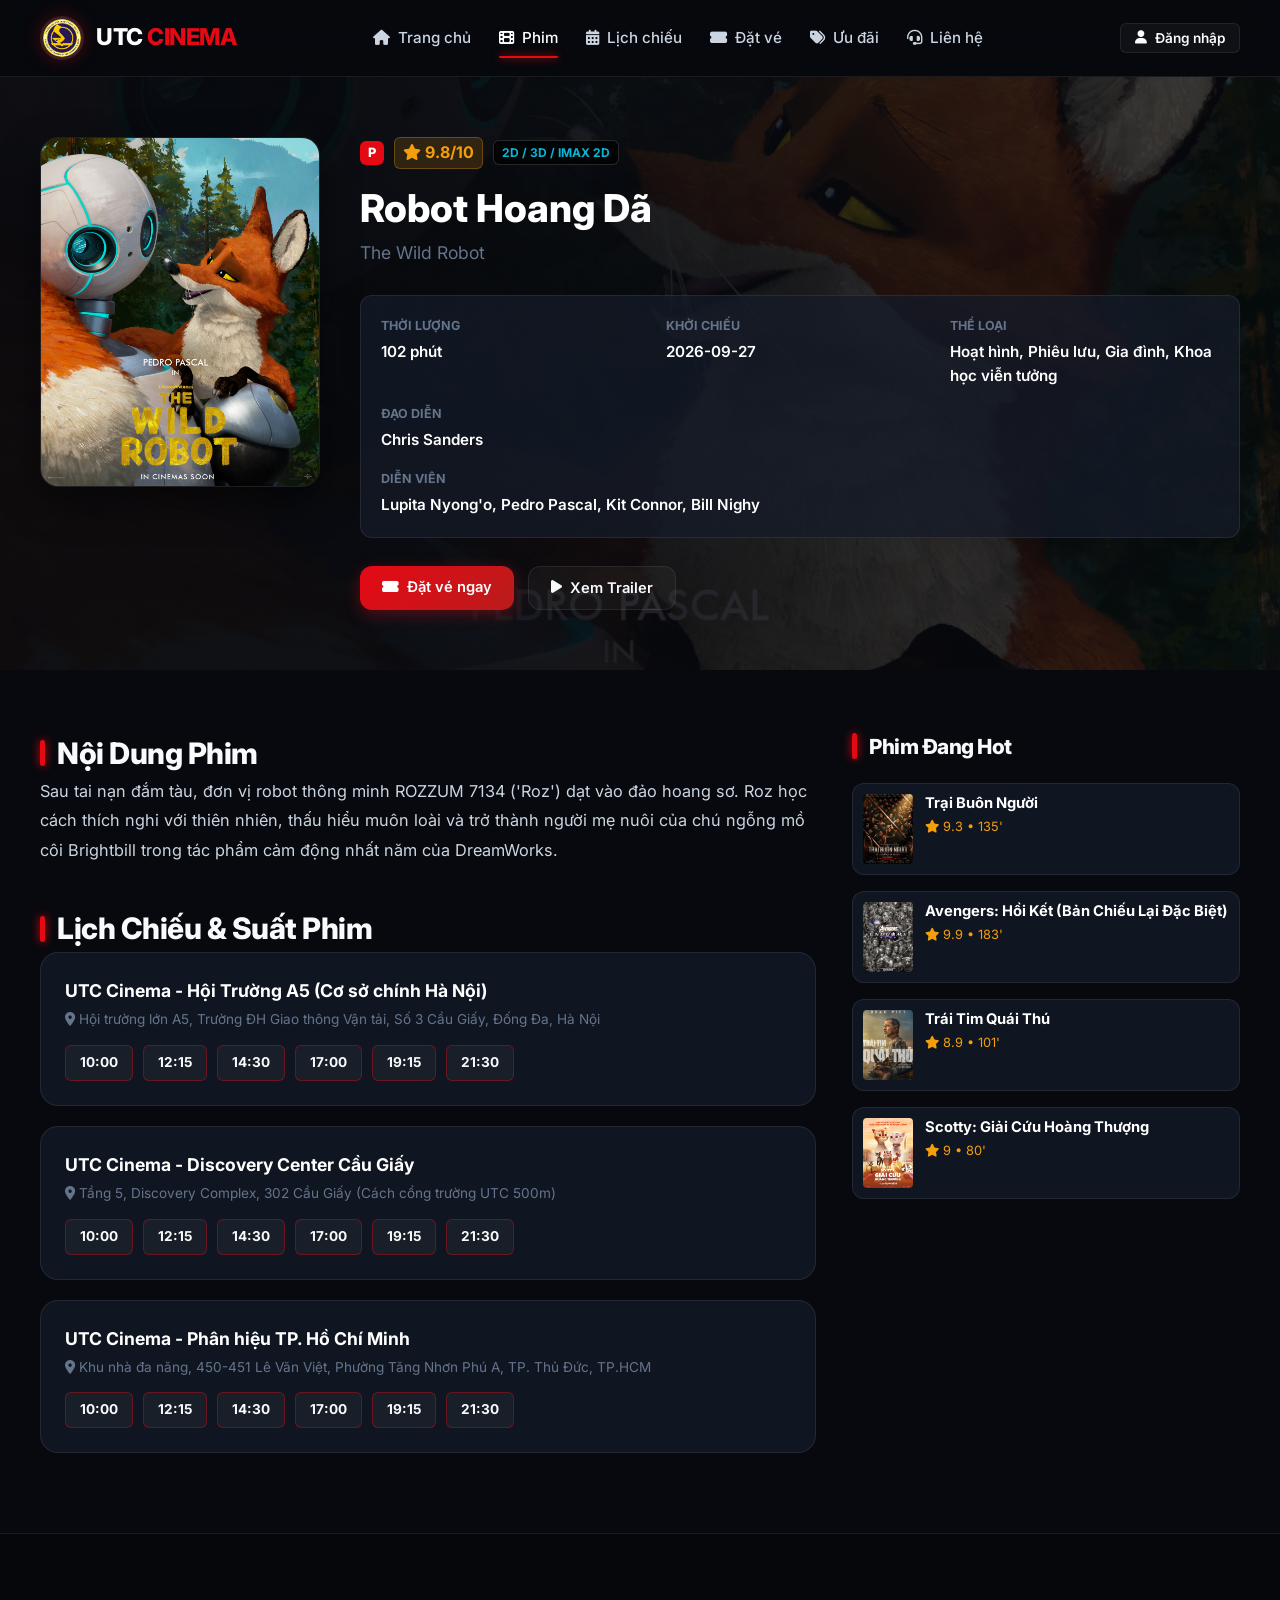
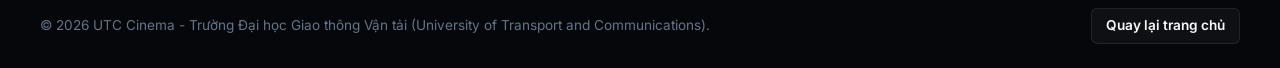
<file: TKweb-main (1)/TKweb-main/UTC-Cinema/movie-detail.html>
<!DOCTYPE html>
<html lang="vi">
<head>
  <meta charset="UTF-8">
  <meta name="viewport" content="width=device-width, initial-scale=1.0">
  <title>Chi Tiết Phim - UTC Cinema</title>
  
  <link rel="preconnect" href="https://fonts.googleapis.com">
  <link rel="preconnect" href="https://fonts.gstatic.com" crossorigin>
  <link href="https://fonts.googleapis.com/css2?family=Inter:wght@400;500;600;700;800&display=swap" rel="stylesheet">
  <link rel="stylesheet" href="https://cdnjs.cloudflare.com/ajax/libs/font-awesome/6.5.1/css/all.min.css">
  
  <link rel="stylesheet" href="assets/css/style.css">
  <style>
    .detail-hero {
      position: relative;
      padding: 60px 0;
      background-size: cover;
      background-position: center;
      background-repeat: no-repeat;
      overflow: hidden;
    }
    .detail-hero::before {
      content: '';
      position: absolute;
      inset: 0;
      background: linear-gradient(to right, rgba(7, 9, 14, 0.96) 30%, rgba(7, 9, 14, 0.75) 100%);
      z-index: 1;
    }
    .detail-layout {
      position: relative;
      z-index: 2;
      display: grid;
      grid-template-columns: 280px 1fr;
      gap: 40px;
      align-items: start;
    }
    .detail-poster-wrap {
      border-radius: var(--radius-lg);
      overflow: hidden;
      border: 1px solid var(--border-light);
      box-shadow: var(--shadow-lg);
    }
    .detail-poster-wrap img {
      width: 100%;
      display: block;
    }
    .detail-info {
      display: flex;
      flex-direction: column;
      gap: 16px;
    }
    .detail-title {
      font-size: 2.4rem;
      font-weight: 800;
      color: #fff;
      line-height: 1.2;
    }
    .detail-original-title {
      font-size: 1.1rem;
      color: var(--text-muted);
      margin-top: -8px;
    }
    .meta-tag-list {
      display: flex;
      flex-wrap: wrap;
      gap: 10px;
      align-items: center;
    }
    .spec-table {
      display: grid;
      grid-template-columns: repeat(auto-fit, minmax(200px, 1fr));
      gap: 16px;
      background: var(--bg-card);
      border: 1px solid var(--border-light);
      padding: 20px;
      border-radius: var(--radius-md);
      margin: 12px 0;
    }
    .spec-item label {
      font-size: 0.78rem;
      color: var(--text-muted);
      text-transform: uppercase;
      font-weight: 700;
      display: block;
      margin-bottom: 4px;
    }
    .spec-item p {
      font-size: 0.95rem;
      color: #fff;
      font-weight: 600;
    }
    .cinema-schedule-box {
      background: var(--bg-card);
      border: 1px solid var(--border-light);
      border-radius: var(--radius-lg);
      padding: 24px;
      margin-bottom: 20px;
    }
    @media (max-width: 860px) {
      .detail-layout {
        grid-template-columns: 1fr;
      }
      .detail-poster-wrap {
        max-width: 240px;
        margin: 0 auto;
      }
    }
  </style>
</head>
<body>

  <!-- Header -->
  <header class="site-header">
    <div class="container nav-wrapper">
      <a href="index.html" class="brand-logo">
        <img src="assets/images/utc-logo.png" alt="UTC Logo" class="logo-img">
        <span>UTC <span>CINEMA</span></span>
      </a>
      <nav class="main-nav">
        <a href="index.html" class="nav-link"><i class="fas fa-home"></i> Trang chủ</a>
        <a href="movies.html" class="nav-link active"><i class="fas fa-film"></i> Phim</a>
        <a href="schedule.html" class="nav-link"><i class="fas fa-calendar-alt"></i> Lịch chiếu</a>
        <a href="booking.html" class="nav-link"><i class="fas fa-ticket-alt"></i> Đặt vé</a>
        <a href="promotions.html" class="nav-link"><i class="fas fa-tags"></i> Ưu đãi</a>
        <a href="contact.html" class="nav-link"><i class="fas fa-headset"></i> Liên hệ</a>
      </nav>
      <div class="header-actions">
        <div id="user-header-box">
          <button class="btn btn-secondary btn-sm open-auth-modal"><i class="fas fa-user"></i> Đăng nhập</button>
        </div>
      </div>
    </div>
  </header>

  <!-- Dynamic Detail Hero -->
  <section class="detail-hero" id="detail-hero-section">
    <div class="container detail-layout">
      <div class="detail-poster-wrap">
        <img id="detail-poster" src="" alt="Poster">
      </div>
      <div class="detail-info">
        <div class="meta-tag-list">
          <span class="age-tag" id="detail-age-tag">P</span>
          <span class="rating-badge" id="detail-rating"><i class="fas fa-star"></i> 9.0</span>
          <span class="format-pill" id="detail-format">2D / IMAX</span>
        </div>

        <h1 class="detail-title" id="detail-title">Đang tải...</h1>
        <p class="detail-original-title" id="detail-original-title"></p>

        <div class="spec-table">
          <div class="spec-item">
            <label>Thời lượng</label>
            <p id="detail-duration">-- phút</p>
          </div>
          <div class="spec-item">
            <label>Khởi chiếu</label>
            <p id="detail-release-date">--/--/----</p>
          </div>
          <div class="spec-item">
            <label>Thể loại</label>
            <p id="detail-genres">--</p>
          </div>
          <div class="spec-item">
            <label>Đạo diễn</label>
            <p id="detail-director">--</p>
          </div>
          <div class="spec-item" style="grid-column: 1 / -1;">
            <label>Diễn viên</label>
            <p id="detail-actors">--</p>
          </div>
        </div>

        <div style="display: flex; gap: 14px; flex-wrap: wrap;">
          <a href="#" id="detail-book-link" class="btn btn-primary">
            <i class="fas fa-ticket-alt"></i> Đặt vé ngay
          </a>
          <button class="btn btn-secondary" id="detail-trailer-btn">
            <i class="fas fa-play"></i> Xem Trailer
          </button>
        </div>
      </div>
    </div>
  </section>

  <!-- Detailed Content: Synopsis & Showtimes -->
  <section class="section">
    <div class="container">
      <div style="display: grid; grid-template-columns: 2fr 1fr; gap: 36px;">
        <div>
          <h2 class="section-title">Nội Dung Phim</h2>
          <p id="detail-description" style="color: var(--text-secondary); line-height: 1.8; margin-bottom: 40px; font-size: 1.02rem;">
            Đang tải nội dung...
          </p>

          <h2 class="section-title">Lịch Chiếu & Suất Phim</h2>
          <div id="detail-cinemas-schedule">
            <!-- Render danh sách rạp và suất chiếu động -->
          </div>
        </div>

        <div>
          <h3 class="section-title" style="font-size: 1.3rem;">Phim Đang Hot</h3>
          <div id="related-movies-list" style="display: flex; flex-direction: column; gap: 16px; margin-top: 20px;">
            <!-- Render danh sách phim gợi ý -->
          </div>
        </div>
      </div>
    </div>
  </section>

  <!-- Footer -->
  <footer class="site-footer">
    <div class="container footer-bottom" style="border: none;">
      <p>&copy; 2026 UTC Cinema - Trường Đại học Giao thông Vận tải (University of Transport and Communications).</p>
      <a href="index.html" class="btn btn-secondary btn-sm">Quay lại trang chủ</a>
    </div>
  </footer>

  <!-- Trailer Modal -->
  <div class="modal-backdrop" id="trailer-modal">
    <div class="modal-content">
      <button class="modal-close-btn" id="close-trailer-btn">&times;</button>
      <div class="trailer-iframe-wrap">
        <iframe id="trailer-iframe" allow="autoplay; encrypted-media" allowfullscreen></iframe>
      </div>
    </div>
  </div>

  <script src="assets/js/data.js"></script>
  <script src="assets/js/main.js"></script>
  <script>
    document.addEventListener('DOMContentLoaded', () => {
      const params = new URLSearchParams(window.location.search);
      const movieId = params.get('id') || 'wild-robot';
      const movie = CineVerseUtil.getMovieById(movieId) || CineVerseData.movies[0];

      // Cập nhật thông tin chi tiết
      document.title = `${movie.title} - UTC Cinema`;
      document.getElementById('detail-poster').src = movie.poster;
      document.getElementById('detail-title').textContent = movie.title;
      document.getElementById('detail-original-title').textContent = movie.originalTitle;
      document.getElementById('detail-age-tag').textContent = movie.ageRating;
      document.getElementById('detail-rating').innerHTML = `<i class="fas fa-star"></i> ${movie.rating}/10`;
      document.getElementById('detail-format').textContent = movie.format.join(' / ');
      document.getElementById('detail-duration').textContent = `${movie.duration} phút`;
      document.getElementById('detail-release-date').textContent = movie.releaseDate;
      document.getElementById('detail-genres').textContent = movie.genre.join(', ');
      document.getElementById('detail-director').textContent = movie.director;
      document.getElementById('detail-actors').textContent = movie.actors;
      document.getElementById('detail-description').textContent = movie.description;

      const heroSection = document.getElementById('detail-hero-section');
      heroSection.style.backgroundImage = `url('${movie.banner}')`;

      document.getElementById('detail-book-link').href = `booking.html?movie=${movie.id}`;
      document.getElementById('detail-trailer-btn').setAttribute('data-trailer', movie.trailerId);

      // Render lịch chiếu theo từng rạp
      const scheduleContainer = document.getElementById('detail-cinemas-schedule');
      if (scheduleContainer) {
        scheduleContainer.innerHTML = CineVerseData.cinemas.map(c => `
          <div class="cinema-schedule-box">
            <h4 style="color: #fff; font-size: 1.1rem; margin-bottom: 4px;">${c.name}</h4>
            <p style="color: var(--text-muted); font-size: 0.85rem; margin-bottom: 14px;"><i class="fas fa-map-marker-alt"></i> ${c.address}</p>
            <div style="display: flex; gap: 10px; flex-wrap: wrap;">
              ${(movie.showtimes && movie.showtimes.length > 0 ? movie.showtimes : ["11:00", "14:30", "18:00", "20:45"]).map(t => `
                <a href="booking.html?movie=${movie.id}&cinema=${c.id}&time=${t}" class="btn btn-secondary btn-sm" style="font-weight: 700; border-color: rgba(229, 9, 20, 0.4);">
                  ${t}
                </a>
              `).join('')}
            </div>
          </div>
        `).join('');
      }

      // Render phim gợi ý (phim khác)
      const relatedList = document.getElementById('related-movies-list');
      if (relatedList) {
        const others = CineVerseData.movies.filter(m => m.id !== movie.id).slice(0, 4);
        relatedList.innerHTML = others.map(o => `
          <a href="movie-detail.html?id=${o.id}" style="display: flex; gap: 12px; background: var(--bg-card); padding: 10px; border-radius: var(--radius-md); border: 1px solid var(--border-light);">
            <img src="${o.poster}" style="width: 50px; height: 70px; object-fit: cover; border-radius: 4px;">
            <div>
              <h5 style="color: #fff; font-size: 0.92rem; font-weight: 700; margin-bottom: 4px; line-height: 1.3;">${o.title}</h5>
              <div style="font-size: 0.8rem; color: var(--accent-gold);"><i class="fas fa-star"></i> ${o.rating} • ${o.duration}'</div>
            </div>
          </a>
        `).join('');
      }
    });
  </script>
</body>
</html>
</file>
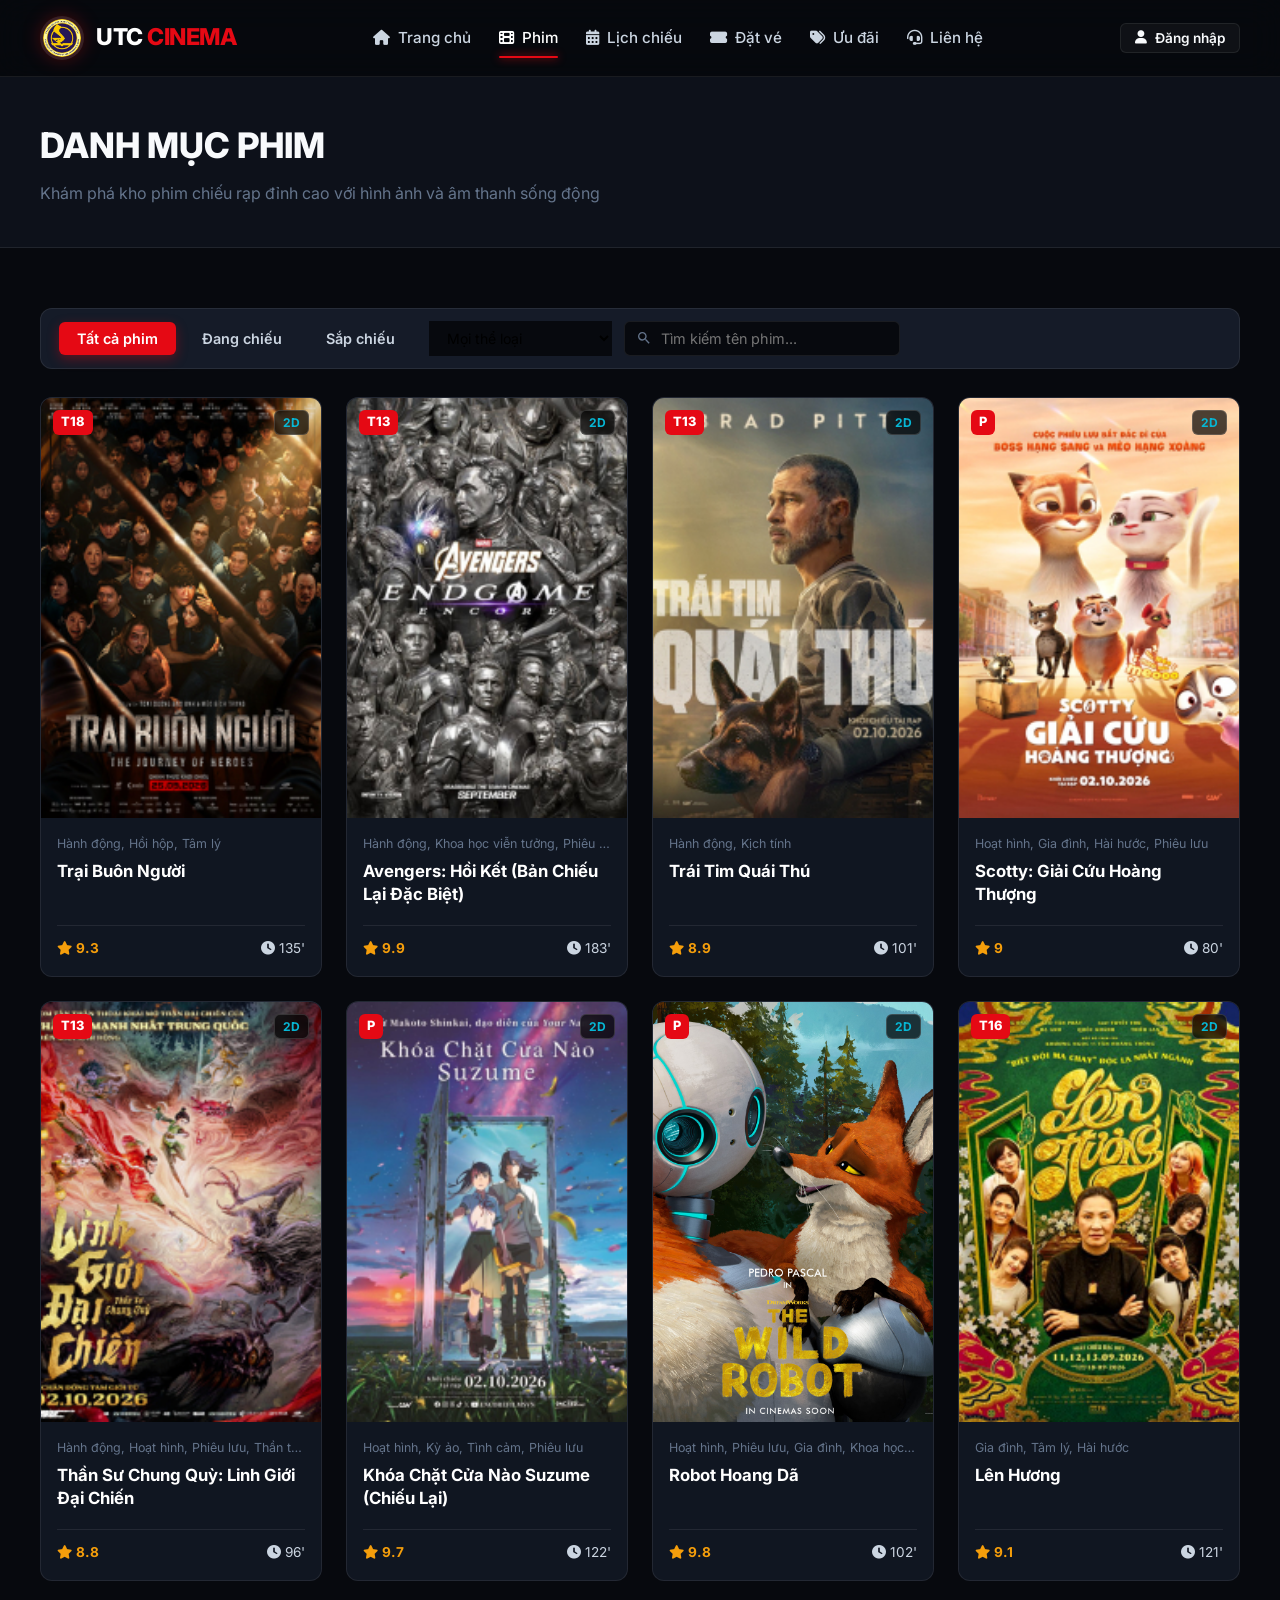
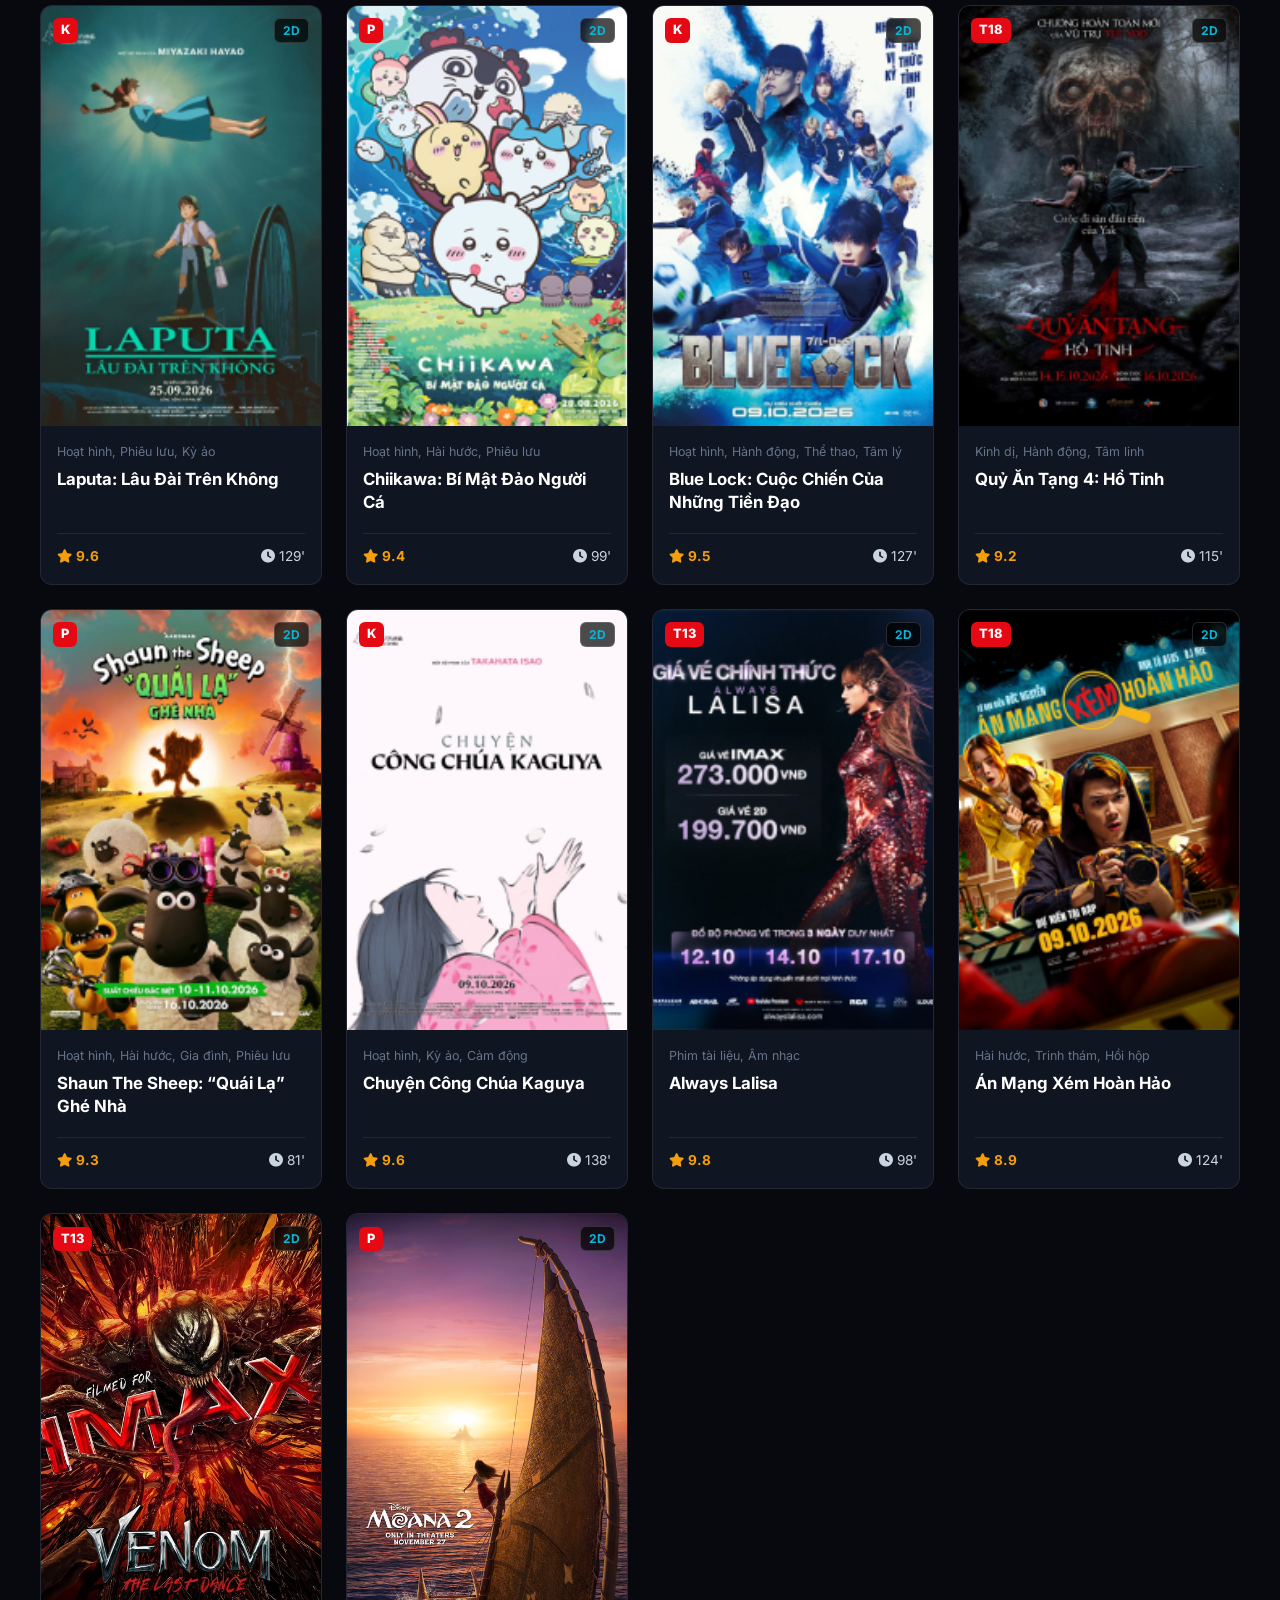
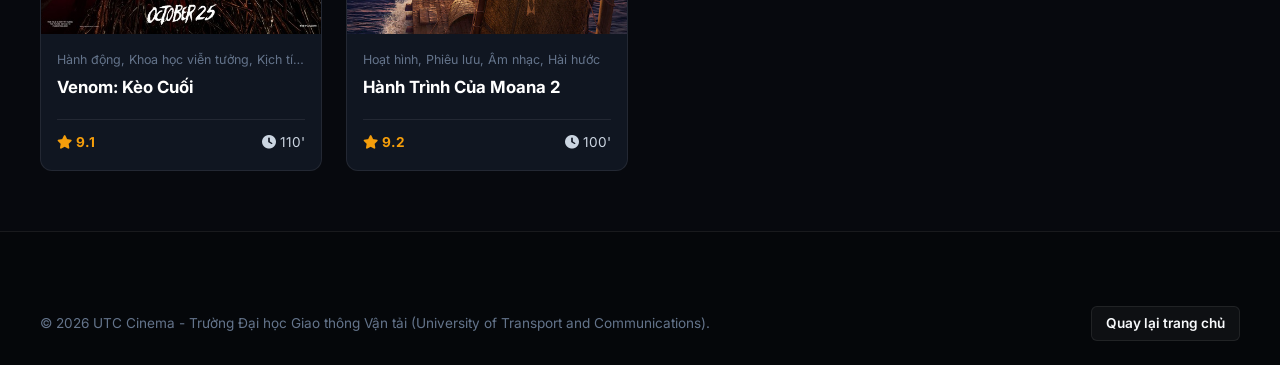
<file: TKweb-main (1)/TKweb-main/UTC-Cinema/movies.html>
<!DOCTYPE html>
<html lang="vi">
<head>
  <meta charset="UTF-8">
  <meta name="viewport" content="width=device-width, initial-scale=1.0">
  <title>Danh Sách Phim - UTC Cinema</title>
  
  <link rel="preconnect" href="https://fonts.googleapis.com">
  <link rel="preconnect" href="https://fonts.gstatic.com" crossorigin>
  <link href="https://fonts.googleapis.com/css2?family=Inter:wght@400;500;600;700;800&display=swap" rel="stylesheet">
  <link rel="stylesheet" href="https://cdnjs.cloudflare.com/ajax/libs/font-awesome/6.5.1/css/all.min.css">
  
  <link rel="stylesheet" href="assets/css/style.css">
</head>
<body>

  <!-- Header -->
  <header class="site-header">
    <div class="container nav-wrapper">
      <a href="index.html" class="brand-logo">
        <img src="assets/images/utc-logo.png" alt="UTC Logo" class="logo-img">
        <span>UTC <span>CINEMA</span></span>
      </a>
      <nav class="main-nav">
        <a href="index.html" class="nav-link"><i class="fas fa-home"></i> Trang chủ</a>
        <a href="movies.html" class="nav-link active"><i class="fas fa-film"></i> Phim</a>
        <a href="schedule.html" class="nav-link"><i class="fas fa-calendar-alt"></i> Lịch chiếu</a>
        <a href="booking.html" class="nav-link"><i class="fas fa-ticket-alt"></i> Đặt vé</a>
        <a href="promotions.html" class="nav-link"><i class="fas fa-tags"></i> Ưu đãi</a>
        <a href="contact.html" class="nav-link"><i class="fas fa-headset"></i> Liên hệ</a>
      </nav>
      <div class="header-actions">
        <div id="user-header-box">
          <button class="btn btn-secondary btn-sm open-auth-modal"><i class="fas fa-user"></i> Đăng nhập</button>
        </div>
      </div>
    </div>
  </header>

  <!-- Page Header -->
  <section style="background: var(--bg-primary); padding: 40px 0; border-bottom: 1px solid var(--border-light);">
    <div class="container">
      <h1 style="font-size: 2.2rem; font-weight: 800; margin-bottom: 8px;">DANH MỤC PHIM</h1>
      <p style="color: var(--text-muted);">Khám phá kho phim chiếu rạp đỉnh cao với hình ảnh và âm thanh sống động</p>
    </div>
  </section>

  <!-- Filters & Catalog -->
  <section class="section">
    <div class="container">
      <div class="filter-bar">
        <div style="display: flex; gap: 8px; flex-wrap: wrap;">
          <button class="filter-tab active" data-status="all">Tất cả phim</button>
          <button class="filter-tab" data-status="now_showing">Đang chiếu</button>
          <button class="filter-tab" data-status="coming_soon">Sắp chiếu</button>
        </div>

        <div style="display: flex; gap: 12px; align-items: center; flex-wrap: wrap;">
          <select id="genre-filter" class="form-select" style="padding: 8px 14px; font-size: 0.88rem; width: auto; background: var(--bg-dark);">
            <option value="all">Mọi thể loại</option>
            <option value="Hành động">Hành động</option>
            <option value="Hoạt hình">Hoạt hình</option>
            <option value="Khoa học viễn tưởng">Khoa học viễn tưởng</option>
            <option value="Gia đình">Gia đình</option>
            <option value="Tâm lý">Tâm lý</option>
            <option value="Hài hước">Hài hước</option>
            <option value="Kinh dị">Kinh dị</option>
          </select>

          <div class="search-input-wrap">
            <svg viewBox="0 0 24 24"><path d="M15.5 14h-.79l-.28-.27A6.471 6.471 0 0 0 16 9.5 6.5 6.5 0 1 0 9.5 16c1.61 0 3.09-.59 4.23-1.57l.27.28v.79l5 4.99L20.49 19l-4.99-5zm-6 0C7.01 14 5 11.99 5 9.5S7.01 5 9.5 5 14 7.01 14 9.5 11.99 14 9.5 14z"/></svg>
            <input type="text" id="movie-search-input" placeholder="Tìm kiếm tên phim...">
          </div>
        </div>
      </div>

      <!-- Movies Grid -->
      <div class="movie-grid" id="catalog-movies-grid">
        <!-- Movies render dynamically -->
      </div>
      <div id="no-results" style="display: none; text-align: center; padding: 60px 0; color: var(--text-muted);">
        <i class="fas fa-film-slash" style="font-size: 3rem; margin-bottom: 16px; display: block;"></i>
        <h3>Không tìm thấy phim phù hợp</h3>
        <p>Vui lòng thử tìm kiếm bằng từ khoá hoặc bộ lọc khác.</p>
      </div>
    </div>
  </section>

  <!-- Footer -->
  <footer class="site-footer">
    <div class="container footer-bottom" style="border: none;">
      <p>&copy; 2026 UTC Cinema - Trường Đại học Giao thông Vận tải (University of Transport and Communications).</p>
      <a href="index.html" class="btn btn-secondary btn-sm">Quay lại trang chủ</a>
    </div>
  </footer>

  <!-- Trailer Modal -->
  <div class="modal-backdrop" id="trailer-modal">
    <div class="modal-content">
      <button class="modal-close-btn" id="close-trailer-btn">&times;</button>
      <div class="trailer-iframe-wrap">
        <iframe id="trailer-iframe" allow="autoplay; encrypted-media" allowfullscreen></iframe>
      </div>
    </div>
  </div>

  <script src="assets/js/data.js"></script>
  <script src="assets/js/main.js"></script>
  <script>
    document.addEventListener('DOMContentLoaded', () => {
      const grid = document.getElementById('catalog-movies-grid');
      const noResults = document.getElementById('no-results');
      const searchInput = document.getElementById('movie-search-input');
      const genreSelect = document.getElementById('genre-filter');
      const statusTabs = document.querySelectorAll('.filter-tab');

      let currentStatus = 'all';
      let currentGenre = 'all';
      let currentQuery = '';

      function renderMovies() {
        let filtered = CineVerseData.movies;

        if (currentStatus !== 'all') {
          filtered = filtered.filter(m => m.status === currentStatus);
        }

        if (currentGenre !== 'all') {
          filtered = filtered.filter(m => m.genre.includes(currentGenre));
        }

        if (currentQuery) {
          const q = currentQuery.toLowerCase();
          filtered = filtered.filter(m => 
            m.title.toLowerCase().includes(q) || 
            m.originalTitle.toLowerCase().includes(q) ||
            m.director.toLowerCase().includes(q)
          );
        }

        if (filtered.length === 0) {
          grid.innerHTML = '';
          noResults.style.display = 'block';
        } else {
          noResults.style.display = 'none';
          grid.innerHTML = filtered.map(m => `
            <div class="movie-card">
              <div class="card-poster-wrap">
                <div class="card-badges">
                  <span class="age-tag">${m.ageRating}</span>
                  <span class="format-pill">${m.format[0]}</span>
                </div>
                <img src="${m.poster}" alt="${m.title}" loading="lazy">
                <div class="card-overlay">
                  <a href="booking.html?movie=${m.id}" class="btn btn-primary btn-sm" style="width: 100%;">
                    <i class="fas fa-ticket-alt"></i> Mua Vé
                  </a>
                  <button class="btn btn-secondary btn-sm" style="width: 100%;" data-trailer="${m.trailerId}">
                    <i class="fas fa-play"></i> Trailer
                  </button>
                </div>
              </div>
              <div class="card-info">
                <div>
                  <div class="card-genres">${m.genre.join(', ')}</div>
                  <a href="movie-detail.html?id=${m.id}" class="card-title">${m.title}</a>
                </div>
                <div class="card-footer">
                  <div class="card-rating"><i class="fas fa-star"></i> ${m.rating}</div>
                  <span><i class="fas fa-clock"></i> ${m.duration}'</span>
                </div>
              </div>
            </div>
          `).join('');
        }
      }

      statusTabs.forEach(tab => {
        tab.addEventListener('click', () => {
          statusTabs.forEach(t => t.classList.remove('active'));
          tab.classList.add('active');
          currentStatus = tab.getAttribute('data-status');
          renderMovies();
        });
      });

      genreSelect.addEventListener('change', (e) => {
        currentGenre = e.target.value;
        renderMovies();
      });

      searchInput.addEventListener('input', (e) => {
        currentQuery = e.target.value.trim();
        renderMovies();
      });

      renderMovies();
    });
  </script>
</body>
</html>
</file>
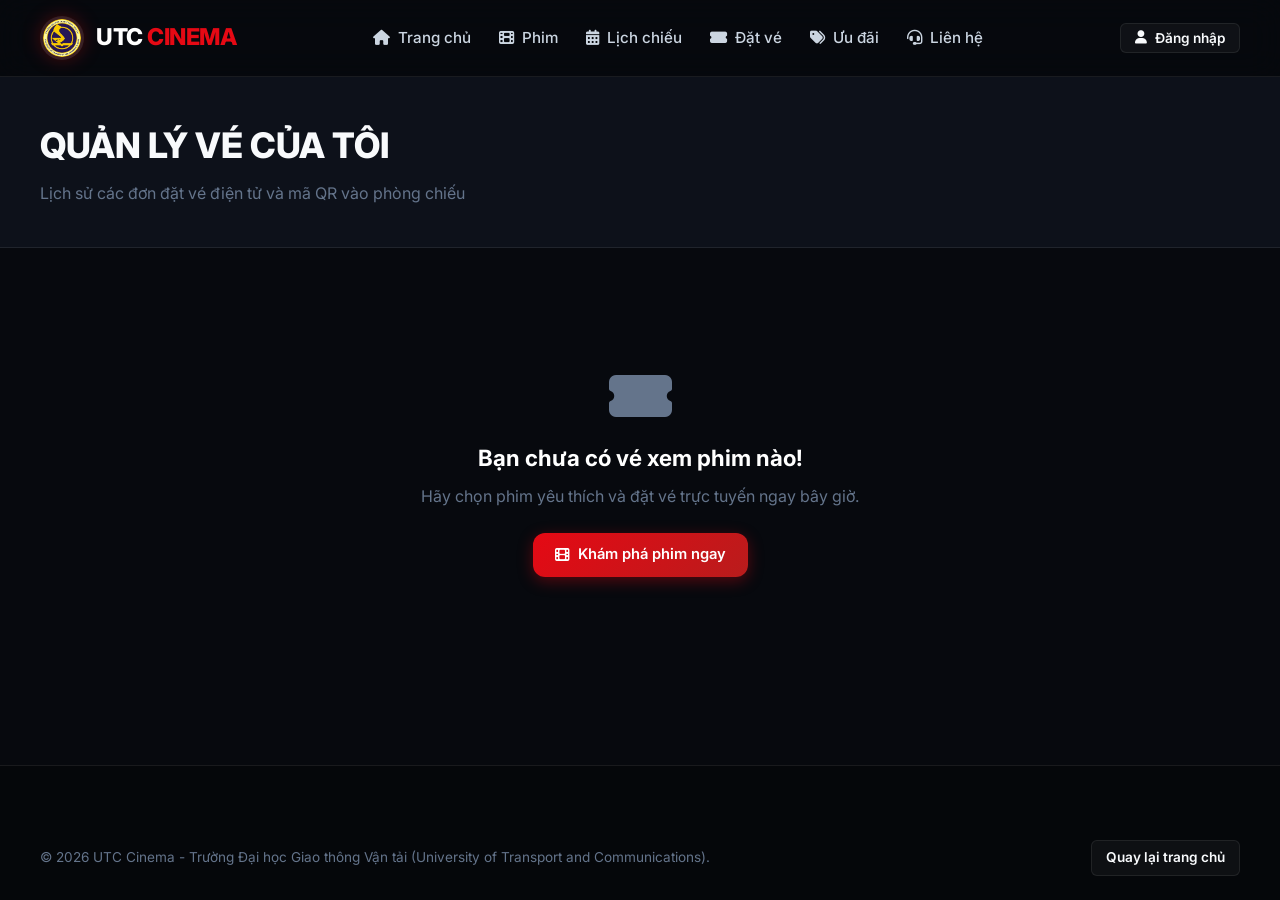
<file: TKweb-main (1)/TKweb-main/UTC-Cinema/my-tickets.html>
<!DOCTYPE html>
<html lang="vi">
<head>
  <meta charset="UTF-8">
  <meta name="viewport" content="width=device-width, initial-scale=1.0">
  <title>Vé Của Tôi - UTC Cinema</title>
  
  <link rel="preconnect" href="https://fonts.googleapis.com">
  <link rel="preconnect" href="https://fonts.gstatic.com" crossorigin>
  <link href="https://fonts.googleapis.com/css2?family=Inter:wght@400;500;600;700;800&display=swap" rel="stylesheet">
  <link rel="stylesheet" href="https://cdnjs.cloudflare.com/ajax/libs/font-awesome/6.5.1/css/all.min.css">
  
  <link rel="stylesheet" href="assets/css/style.css">
  <style>
    .ticket-history-card {
      background: var(--bg-card);
      border: 1px solid var(--border-light);
      border-radius: var(--radius-lg);
      overflow: hidden;
      margin-bottom: 24px;
      display: grid;
      grid-template-columns: 160px 1fr 220px;
      gap: 24px;
      align-items: center;
      padding: 20px;
    }
    .ticket-history-poster {
      width: 100%;
      height: 200px;
      object-fit: cover;
      border-radius: var(--radius-md);
    }
    .ticket-qr-box {
      background: #fff;
      padding: 16px;
      border-radius: var(--radius-md);
      display: flex;
      flex-direction: column;
      align-items: center;
      text-align: center;
    }
    @media (max-width: 860px) {
      .ticket-history-card {
        grid-template-columns: 1fr;
      }
      .ticket-history-poster {
        max-width: 180px;
      }
    }
  </style>
</head>
<body>

  <!-- Header -->
  <header class="site-header">
    <div class="container nav-wrapper">
      <a href="index.html" class="brand-logo">
        <img src="assets/images/utc-logo.png" alt="UTC Logo" class="logo-img">
        <span>UTC <span>CINEMA</span></span>
      </a>
      <nav class="main-nav">
        <a href="index.html" class="nav-link"><i class="fas fa-home"></i> Trang chủ</a>
        <a href="movies.html" class="nav-link"><i class="fas fa-film"></i> Phim</a>
        <a href="schedule.html" class="nav-link"><i class="fas fa-calendar-alt"></i> Lịch chiếu</a>
        <a href="booking.html" class="nav-link"><i class="fas fa-ticket-alt"></i> Đặt vé</a>
        <a href="promotions.html" class="nav-link"><i class="fas fa-tags"></i> Ưu đãi</a>
        <a href="contact.html" class="nav-link"><i class="fas fa-headset"></i> Liên hệ</a>
      </nav>
      <div class="header-actions">
        <div id="user-header-box">
          <button class="btn btn-secondary btn-sm open-auth-modal"><i class="fas fa-user"></i> Đăng nhập</button>
        </div>
      </div>
    </div>
  </header>

  <section style="background: var(--bg-primary); padding: 40px 0; border-bottom: 1px solid var(--border-light);">
    <div class="container">
      <h1 style="font-size: 2.2rem; font-weight: 800; margin-bottom: 8px;">QUẢN LÝ VÉ CỦA TÔI</h1>
      <p style="color: var(--text-muted);">Lịch sử các đơn đặt vé điện tử và mã QR vào phòng chiếu</p>
    </div>
  </section>

  <section class="section">
    <div class="container">
      <div id="tickets-list">
        <!-- Render động từ LocalStorage -->
      </div>
      <div id="empty-tickets" style="display: none; text-align: center; padding: 60px 0;">
        <i class="fas fa-ticket-alt" style="font-size: 3.5rem; color: var(--text-muted); margin-bottom: 16px; display: block;"></i>
        <h3 style="font-size: 1.4rem; color: #fff; margin-bottom: 8px;">Bạn chưa có vé xem phim nào!</h3>
        <p style="color: var(--text-muted); margin-bottom: 24px;">Hãy chọn phim yêu thích và đặt vé trực tuyến ngay bây giờ.</p>
        <a href="movies.html" class="btn btn-primary"><i class="fas fa-film"></i> Khám phá phim ngay</a>
      </div>
    </div>
  </section>

  <!-- Footer -->
  <footer class="site-footer">
    <div class="container footer-bottom" style="border: none;">
      <p>&copy; 2026 UTC Cinema - Trường Đại học Giao thông Vận tải (University of Transport and Communications).</p>
      <a href="index.html" class="btn btn-secondary btn-sm">Quay lại trang chủ</a>
    </div>
  </footer>

  <script src="assets/js/data.js"></script>
  <script src="assets/js/main.js"></script>
  <script>
    document.addEventListener('DOMContentLoaded', () => {
      const ticketsContainer = document.getElementById('tickets-list');
      const emptyBox = document.getElementById('empty-tickets');
      const tickets = CineVerseUtil.storage.getTickets();

      if (!tickets || tickets.length === 0) {
        emptyBox.style.display = 'block';
        ticketsContainer.innerHTML = '';
      } else {
        emptyBox.style.display = 'none';
        ticketsContainer.innerHTML = tickets.map(t => `
          <div class="ticket-history-card">
            <img src="${t.poster || 'assets/images/wild-robot.jpg'}" alt="${t.movieTitle}" class="ticket-history-poster">
            <div>
              <span class="promo-tag" style="margin-bottom: 8px;">Mã đặt vé: ${t.bookingCode}</span>
              <h3 style="font-size: 1.35rem; color: #fff; margin-bottom: 8px;">${t.movieTitle}</h3>
              <p style="color: var(--text-muted); font-size: 0.9rem; margin-bottom: 4px;">
                <i class="fas fa-map-marker-alt" style="color: var(--primary);"></i> ${t.cinemaName} • ${t.room}
              </p>
              <p style="color: var(--text-muted); font-size: 0.9rem; margin-bottom: 8px;">
                <i class="fas fa-clock" style="color: var(--accent-gold);"></i> Suất chiếu: <strong style="color: #fff;">${t.time} (${t.date})</strong>
              </p>
              <p style="color: var(--text-muted); font-size: 0.9rem; margin-bottom: 12px;">
                <i class="fas fa-couch" style="color: var(--accent-pink);"></i> Ghế ngồi: <strong style="color: var(--accent-gold);">${t.seats}</strong>
              </p>
              <div style="font-size: 0.95rem; font-weight: 700; color: #10b981;">
                Tổng thanh toán: ${CineVerseUtil.formatCurrency(t.totalPrice)} (${t.paymentMethod})
              </div>
            </div>
            <div class="ticket-qr-box">
              <svg width="100" height="100" viewBox="0 0 100 100" fill="#000">
                <rect width="100" height="100" fill="#fff" />
                <rect x="10" y="10" width="25" height="25" fill="#000" />
                <rect x="15" y="15" width="15" height="15" fill="#fff" />
                <rect x="18" y="18" width="9" height="9" fill="#000" />
                <rect x="65" y="10" width="25" height="25" fill="#000" />
                <rect x="70" y="15" width="15" height="15" fill="#fff" />
                <rect x="73" y="18" width="9" height="9" fill="#000" />
                <rect x="10" y="65" width="25" height="25" fill="#000" />
                <rect x="15" y="70" width="15" height="15" fill="#fff" />
                <rect x="18" y="73" width="9" height="9" fill="#000" />
                <rect x="40" y="20" width="15" height="10" fill="#000" />
                <rect x="45" y="55" width="15" height="15" fill="#000" />
                <rect x="65" y="65" width="20" height="20" fill="#000" />
              </svg>
              <span style="font-family: monospace; font-size: 0.8rem; font-weight: 800; color: #000; margin-top: 4px;">${t.bookingCode}</span>
              <button class="btn btn-secondary btn-sm" style="margin-top: 10px; width: 100%; color: #000; border-color: #cbd5e1;" onclick="window.print()">
                <i class="fas fa-print"></i> In vé
              </button>
            </div>
          </div>
        `).join('');
      }
    });
  </script>
</body>
</html>
</file>
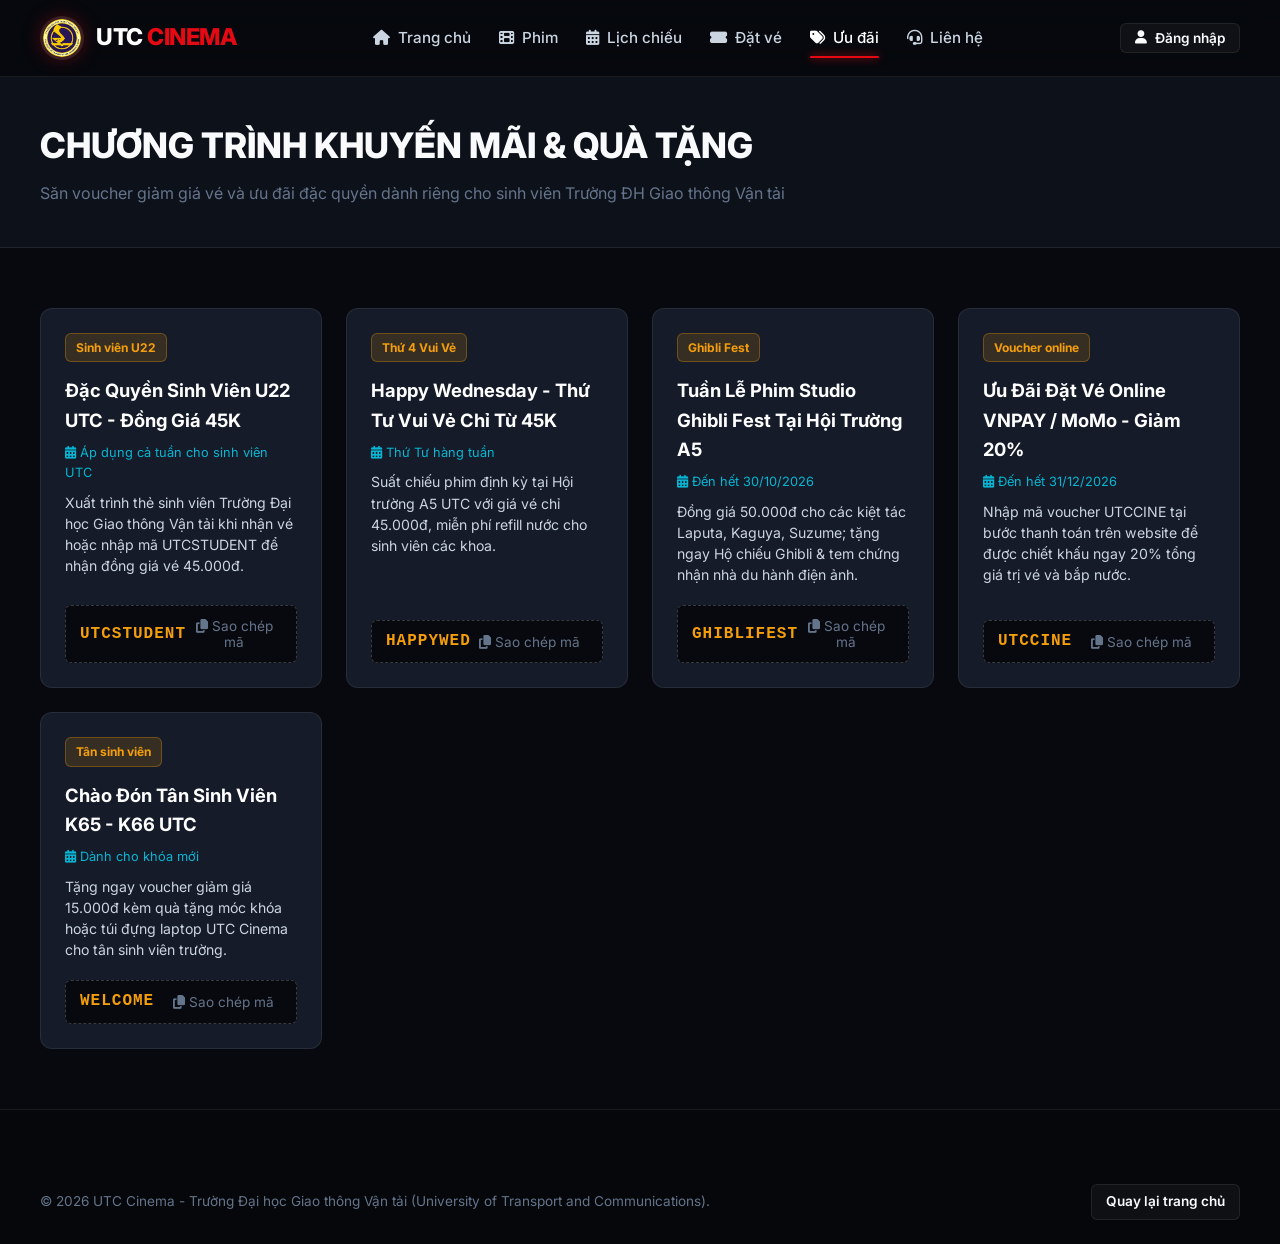
<file: TKweb-main (1)/TKweb-main/UTC-Cinema/promotions.html>
<!DOCTYPE html>
<html lang="vi">
<head>
  <meta charset="UTF-8">
  <meta name="viewport" content="width=device-width, initial-scale=1.0">
  <title>Khuyến Mãi & Ưu Đãi - UTC Cinema</title>
  
  <link rel="preconnect" href="https://fonts.googleapis.com">
  <link rel="preconnect" href="https://fonts.gstatic.com" crossorigin>
  <link href="https://fonts.googleapis.com/css2?family=Inter:wght@400;500;600;700;800&display=swap" rel="stylesheet">
  <link rel="stylesheet" href="https://cdnjs.cloudflare.com/ajax/libs/font-awesome/6.5.1/css/all.min.css">
  
  <link rel="stylesheet" href="assets/css/style.css">
</head>
<body>

  <!-- Header -->
  <header class="site-header">
    <div class="container nav-wrapper">
      <a href="index.html" class="brand-logo">
        <img src="assets/images/utc-logo.png" alt="UTC Logo" class="logo-img">
        <span>UTC <span>CINEMA</span></span>
      </a>
      <nav class="main-nav">
        <a href="index.html" class="nav-link"><i class="fas fa-home"></i> Trang chủ</a>
        <a href="movies.html" class="nav-link"><i class="fas fa-film"></i> Phim</a>
        <a href="schedule.html" class="nav-link"><i class="fas fa-calendar-alt"></i> Lịch chiếu</a>
        <a href="booking.html" class="nav-link"><i class="fas fa-ticket-alt"></i> Đặt vé</a>
        <a href="promotions.html" class="nav-link active"><i class="fas fa-tags"></i> Ưu đãi</a>
        <a href="contact.html" class="nav-link"><i class="fas fa-headset"></i> Liên hệ</a>
      </nav>
      <div class="header-actions">
        <div id="user-header-box">
          <button class="btn btn-secondary btn-sm open-auth-modal"><i class="fas fa-user"></i> Đăng nhập</button>
        </div>
      </div>
    </div>
  </header>

  <section style="background: var(--bg-primary); padding: 40px 0; border-bottom: 1px solid var(--border-light);">
    <div class="container">
      <h1 style="font-size: 2.2rem; font-weight: 800; margin-bottom: 8px;">CHƯƠNG TRÌNH KHUYẾN MÃI & QUÀ TẶNG</h1>
      <p style="color: var(--text-muted);">Săn voucher giảm giá vé và ưu đãi đặc quyền dành riêng cho sinh viên Trường ĐH Giao thông Vận tải</p>
    </div>
  </section>

  <section class="section">
    <div class="container">
      <div class="promo-grid" id="promos-container">
        <!-- Render động từ data.js -->
      </div>
    </div>
  </section>

  <!-- Footer -->
  <footer class="site-footer">
    <div class="container footer-bottom" style="border: none;">
      <p>&copy; 2026 UTC Cinema - Trường Đại học Giao thông Vận tải (University of Transport and Communications).</p>
      <a href="index.html" class="btn btn-secondary btn-sm">Quay lại trang chủ</a>
    </div>
  </footer>

  <script src="assets/js/data.js"></script>
  <script src="assets/js/main.js"></script>
  <script>
    document.addEventListener('DOMContentLoaded', () => {
      const container = document.getElementById('promos-container');
      if (container) {
        container.innerHTML = CineVerseData.promotions.map(p => `
          <div class="promo-card">
            <div>
              <span class="promo-tag">${p.tag}</span>
              <h3 class="promo-title">${p.title}</h3>
              <p style="font-size: 0.8rem; color: var(--accent-cyan); margin-bottom: 8px;"><i class="fas fa-calendar-alt"></i> ${p.date}</p>
              <p class="promo-desc">${p.description}</p>
            </div>
            <div class="promo-code-box">
              <span class="promo-code-text">${p.code}</span>
              <button class="copy-btn" onclick="copyPromoCode('${p.code}')">
                <i class="fas fa-copy"></i> Sao chép mã
              </button>
            </div>
          </div>
        `).join('');
      }
    });
  </script>
</body>
</html>
</file>
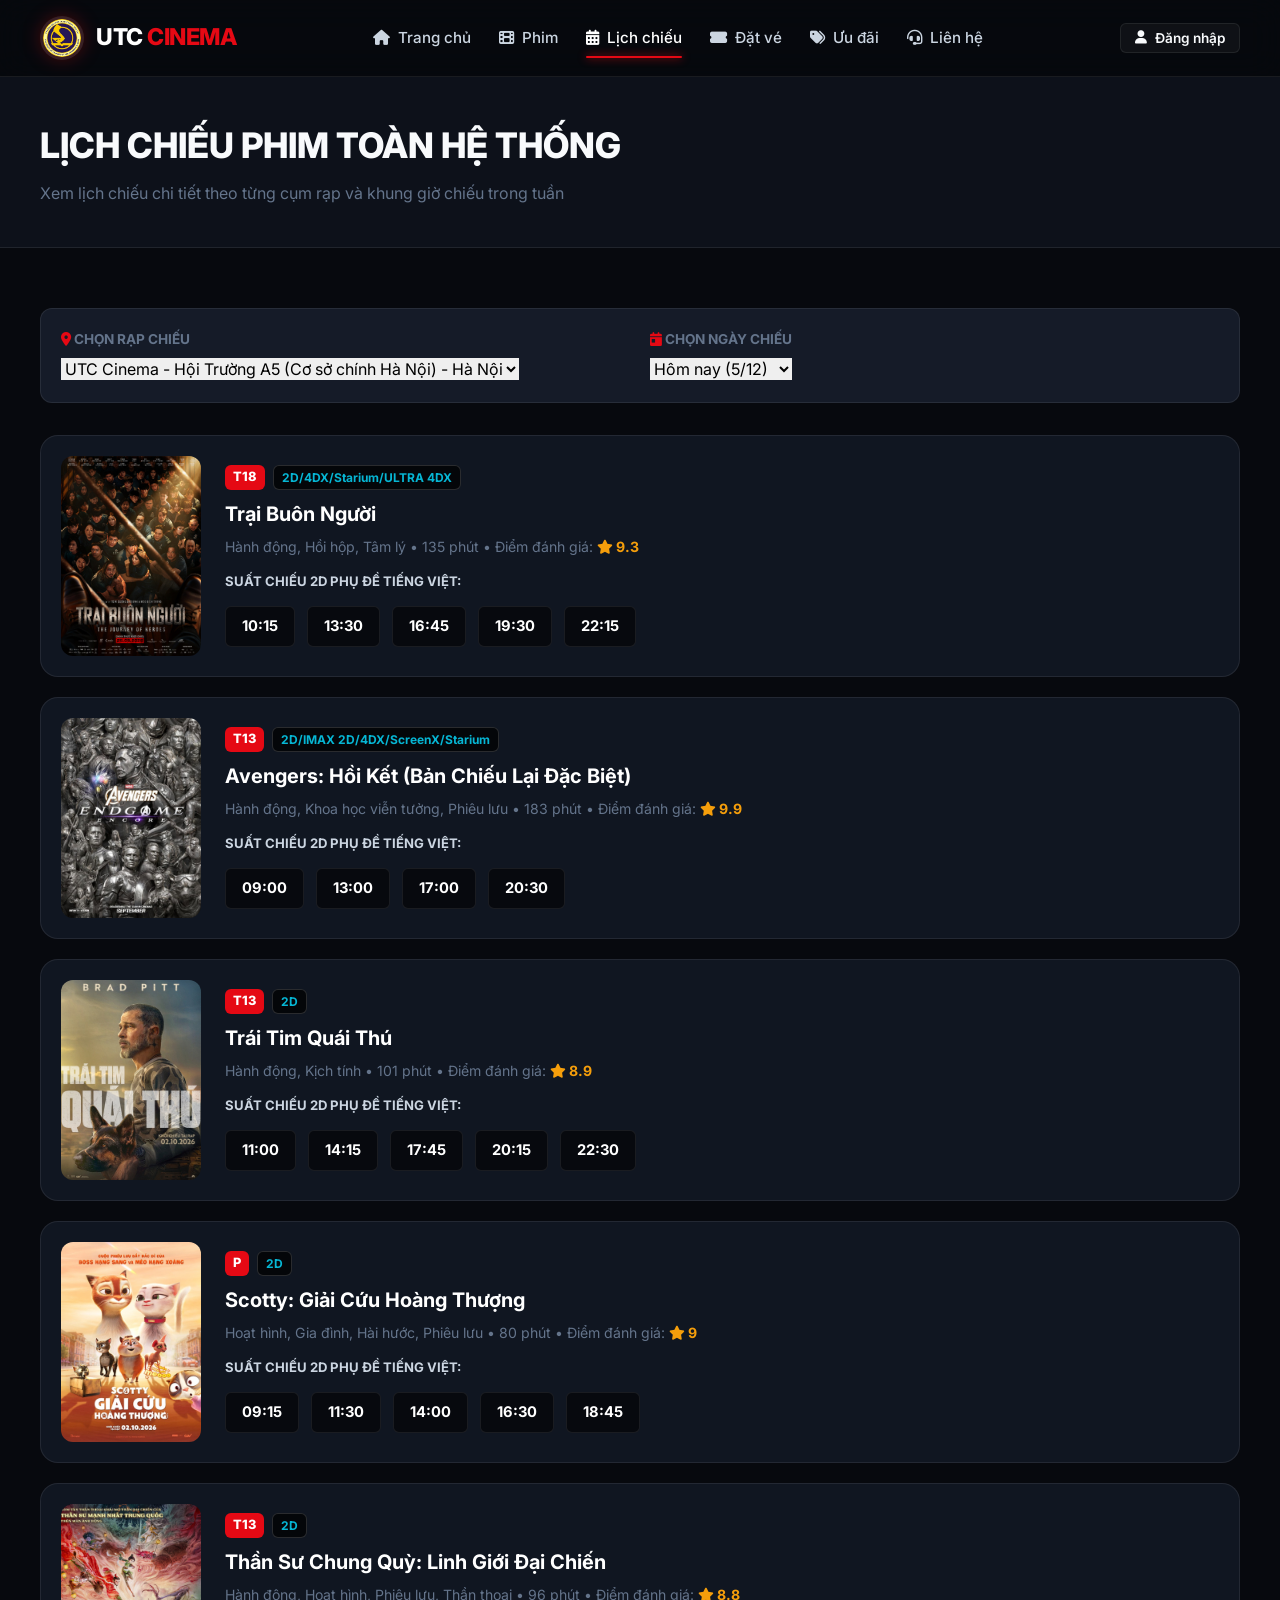
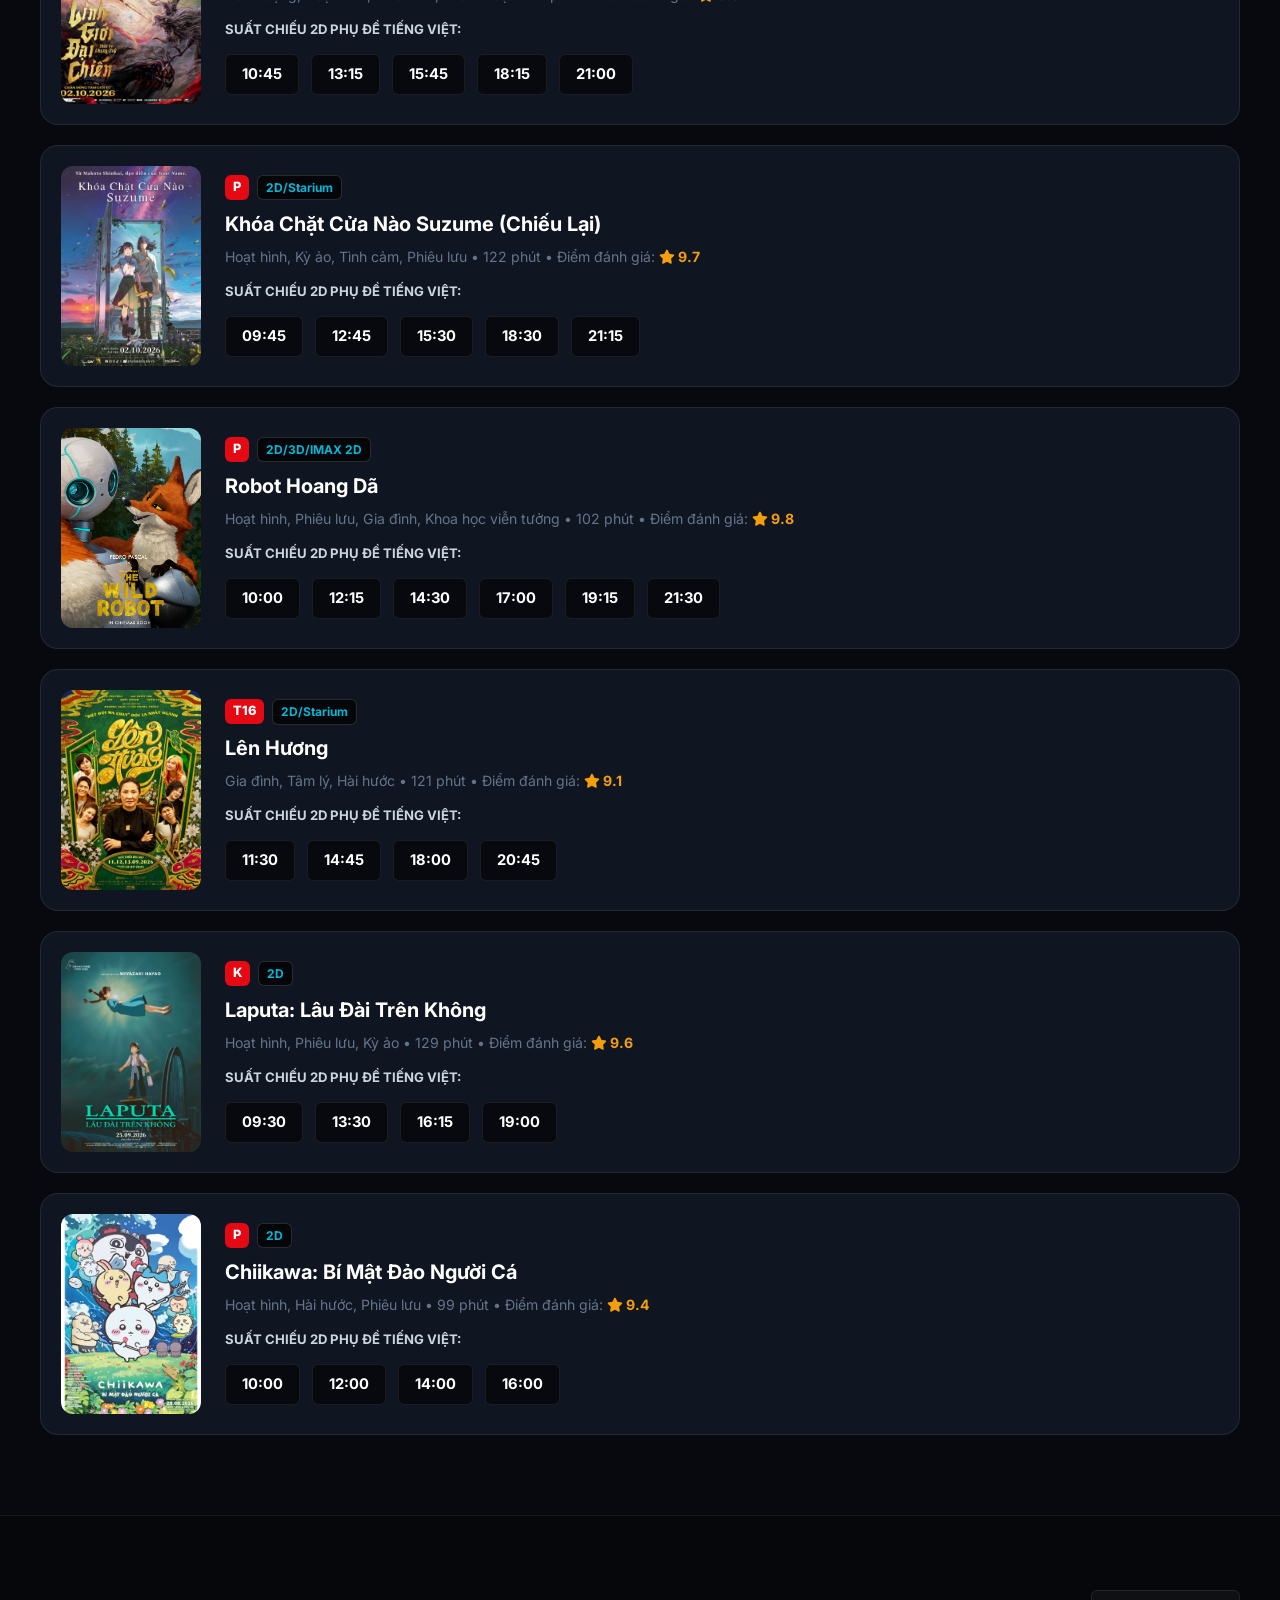
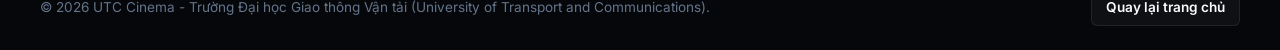
<file: TKweb-main (1)/TKweb-main/UTC-Cinema/schedule.html>
<!DOCTYPE html>
<html lang="vi">
<head>
  <meta charset="UTF-8">
  <meta name="viewport" content="width=device-width, initial-scale=1.0">
  <title>Lịch Chiếu Phim - UTC Cinema</title>
  
  <link rel="preconnect" href="https://fonts.googleapis.com">
  <link rel="preconnect" href="https://fonts.gstatic.com" crossorigin>
  <link href="https://fonts.googleapis.com/css2?family=Inter:wght@400;500;600;700;800&display=swap" rel="stylesheet">
  <link rel="stylesheet" href="https://cdnjs.cloudflare.com/ajax/libs/font-awesome/6.5.1/css/all.min.css">
  
  <link rel="stylesheet" href="assets/css/style.css">
  <style>
    .schedule-movie-row {
      display: grid;
      grid-template-columns: 140px 1fr;
      gap: 24px;
      background: var(--bg-card);
      border: 1px solid var(--border-light);
      border-radius: var(--radius-lg);
      padding: 20px;
      margin-bottom: 20px;
      align-items: center;
      transition: border-color 0.25s ease;
    }
    .schedule-movie-row:hover {
      border-color: rgba(229, 9, 20, 0.4);
    }
    .schedule-poster {
      width: 140px;
      height: 200px;
      object-fit: cover;
      border-radius: var(--radius-md);
    }
    .schedule-times-wrap {
      display: flex;
      flex-wrap: wrap;
      gap: 12px;
      margin-top: 14px;
    }
    .schedule-time-chip {
      padding: 8px 16px;
      background: var(--bg-dark);
      border: 1px solid var(--border-light);
      border-radius: var(--radius-sm);
      color: #fff;
      font-weight: 700;
      font-size: 0.92rem;
      transition: all 0.2s ease;
    }
    .schedule-time-chip:hover {
      background: var(--primary);
      border-color: var(--primary);
      box-shadow: 0 4px 12px var(--primary-glow);
    }
    @media (max-width: 680px) {
      .schedule-movie-row {
        grid-template-columns: 1fr;
      }
      .schedule-poster {
        width: 100%;
        height: 220px;
      }
    }
  </style>
</head>
<body>

  <!-- Header -->
  <header class="site-header">
    <div class="container nav-wrapper">
      <a href="index.html" class="brand-logo">
        <img src="assets/images/utc-logo.png" alt="UTC Logo" class="logo-img">
        <span>UTC <span>CINEMA</span></span>
      </a>
      <nav class="main-nav">
        <a href="index.html" class="nav-link"><i class="fas fa-home"></i> Trang chủ</a>
        <a href="movies.html" class="nav-link"><i class="fas fa-film"></i> Phim</a>
        <a href="schedule.html" class="nav-link active"><i class="fas fa-calendar-alt"></i> Lịch chiếu</a>
        <a href="booking.html" class="nav-link"><i class="fas fa-ticket-alt"></i> Đặt vé</a>
        <a href="promotions.html" class="nav-link"><i class="fas fa-tags"></i> Ưu đãi</a>
        <a href="contact.html" class="nav-link"><i class="fas fa-headset"></i> Liên hệ</a>
      </nav>
      <div class="header-actions">
        <div id="user-header-box">
          <button class="btn btn-secondary btn-sm open-auth-modal"><i class="fas fa-user"></i> Đăng nhập</button>
        </div>
      </div>
    </div>
  </header>

  <section style="background: var(--bg-primary); padding: 40px 0; border-bottom: 1px solid var(--border-light);">
    <div class="container">
      <h1 style="font-size: 2.2rem; font-weight: 800; margin-bottom: 8px;">LỊCH CHIẾU PHIM TOÀN HỆ THỐNG</h1>
      <p style="color: var(--text-muted);">Xem lịch chiếu chi tiết theo từng cụm rạp và khung giờ chiếu trong tuần</p>
    </div>
  </section>

  <section class="section">
    <div class="container">
      
      <!-- Selection Bar -->
      <div style="display: grid; grid-template-columns: repeat(auto-fit, minmax(280px, 1fr)); gap: 20px; margin-bottom: 32px; background: var(--bg-secondary); padding: 20px; border-radius: var(--radius-md); border: 1px solid var(--border-light);">
        <div>
          <label style="font-size: 0.85rem; font-weight: 700; color: var(--text-muted); display: block; margin-bottom: 6px; text-transform: uppercase;">
            <i class="fas fa-map-marker-alt" style="color: var(--primary);"></i> Chọn Rạp Chiếu
          </label>
          <select id="schedule-cinema-select" class="form-select"></select>
        </div>
        <div>
          <label style="font-size: 0.85rem; font-weight: 700; color: var(--text-muted); display: block; margin-bottom: 6px; text-transform: uppercase;">
            <i class="fas fa-calendar-day" style="color: var(--primary);"></i> Chọn Ngày Chiếu
          </label>
          <select id="schedule-date-select" class="form-select"></select>
        </div>
      </div>

      <!-- Schedule List -->
      <div id="schedule-movies-list">
        <!-- Render động -->
      </div>
    </div>
  </section>

  <!-- Footer -->
  <footer class="site-footer">
    <div class="container footer-bottom" style="border: none;">
      <p>&copy; 2026 UTC Cinema - Trường Đại học Giao thông Vận tải (University of Transport and Communications).</p>
      <a href="index.html" class="btn btn-secondary btn-sm">Quay lại trang chủ</a>
    </div>
  </footer>

  <script src="assets/js/data.js"></script>
  <script src="assets/js/main.js"></script>
  <script>
    document.addEventListener('DOMContentLoaded', () => {
      const cinemaSelect = document.getElementById('schedule-cinema-select');
      const dateSelect = document.getElementById('schedule-date-select');
      const scheduleList = document.getElementById('schedule-movies-list');

      // Đổ rạp
      cinemaSelect.innerHTML = CineVerseData.cinemas.map(c => `
        <option value="${c.id}">${c.name} - ${c.city}</option>
      `).join('');

      // Đổ 7 ngày
      const days = ['Chủ Nhật', 'Thứ Hai', 'Thứ Ba', 'Thứ Tư', 'Thứ Năm', 'Thứ Sáu', 'Thứ Bảy'];
      const today = new Date();
      let datesHtml = '';
      for (let i = 0; i < 7; i++) {
        const d = new Date();
        d.setDate(today.getDate() + i);
        const dateStr = d.toISOString().split('T')[0];
        const dayLabel = i === 0 ? 'Hôm nay' : days[d.getDay()];
        datesHtml += `<option value="${dateStr}">${dayLabel} (${d.getDate()}/${d.getMonth() + 1})</option>`;
      }
      dateSelect.innerHTML = datesHtml;

      function renderSchedule() {
        const currentCinemaId = cinemaSelect.value;
        const currentDate = dateSelect.value;
        const nowShowing = CineVerseData.movies.filter(m => m.status === 'now_showing');

        scheduleList.innerHTML = nowShowing.map(m => {
          const times = m.showtimes && m.showtimes.length > 0 
            ? m.showtimes 
            : ["10:15", "13:00", "15:45", "18:30", "21:15"];

          return `
            <div class="schedule-movie-row">
              <img src="${m.poster}" alt="${m.title}" class="schedule-poster">
              <div>
                <div style="display: flex; gap: 8px; margin-bottom: 8px;">
                  <span class="age-tag">${m.ageRating}</span>
                  <span class="format-pill">${m.format.join('/')}</span>
                </div>
                <h3 style="font-size: 1.25rem; font-weight: 700; color: #fff; margin-bottom: 6px;">${m.title}</h3>
                <p style="color: var(--text-muted); font-size: 0.88rem; margin-bottom: 12px;">
                  ${m.genre.join(', ')} • ${m.duration} phút • Điểm đánh giá: <span style="color: var(--accent-gold); font-weight: 700;"><i class="fas fa-star"></i> ${m.rating}</span>
                </p>

                <div style="font-size: 0.82rem; font-weight: 700; color: var(--text-secondary); text-transform: uppercase;">
                  Suất chiếu 2D Phụ đề tiếng Việt:
                </div>
                <div class="schedule-times-wrap">
                  ${times.map(t => `
                    <a href="booking.html?movie=${m.id}&cinema=${currentCinemaId}&time=${t}" class="schedule-time-chip">
                      ${t}
                    </a>
                  `).join('')}
                </div>
              </div>
            </div>
          `;
        }).join('');
      }

      cinemaSelect.addEventListener('change', renderSchedule);
      dateSelect.addEventListener('change', renderSchedule);
      renderSchedule();
    });
  </script>
</body>
</html>
</file>
<file: TKweb-main (1)/TKweb-main/UTC-Cinema/assets/css/style.css>
/* ===================================================================
   CINEVERSE CINEMAS - MODERN CINEMATIC DESIGN SYSTEM
   CSS Variables, Reset, Typography, Components & Layout
   =================================================================== */

:root {
  /* Color Palette */
  --bg-dark: #07090e;
  --bg-primary: #0d111a;
  --bg-secondary: #151b28;
  --bg-card: rgba(21, 27, 40, 0.75);
  --bg-glass: rgba(255, 255, 255, 0.04);
  
  --primary: #e50914;
  --primary-hover: #ff1f2d;
  --primary-glow: rgba(229, 9, 20, 0.35);

  --accent-gold: #f59e0b;
  --accent-cyan: #06b6d4;
  --accent-purple: #a855f7;
  --accent-green: #10b981;
  --accent-pink: #ec4899;

  --text-main: #f8fafc;
  --text-secondary: #cbd5e1;
  --text-muted: #64748b;
  --text-dim: #475569;

  --border-light: rgba(255, 255, 255, 0.08);
  --border-glow: rgba(229, 9, 20, 0.3);

  --radius-sm: 6px;
  --radius-md: 12px;
  --radius-lg: 18px;
  --radius-full: 9999px;

  --font-main: 'Inter', -apple-system, BlinkMacSystemFont, 'Segoe UI', Roboto, sans-serif;
  --shadow-sm: 0 4px 12px rgba(0, 0, 0, 0.3);
  --shadow-lg: 0 16px 36px rgba(0, 0, 0, 0.5);
  --shadow-neon: 0 0 20px var(--primary-glow);
}

/* Base Reset */
*, *::before, *::after {
  margin: 0;
  padding: 0;
  box-sizing: border-box;
}

html {
  scroll-behavior: smooth;
  font-size: 16px;
}

body {
  font-family: var(--font-main);
  background-color: var(--bg-dark);
  color: var(--text-main);
  line-height: 1.6;
  overflow-x: hidden;
  min-height: 100vh;
  display: flex;
  flex-direction: column;
}

a {
  color: inherit;
  text-decoration: none;
  transition: all 0.25s ease;
}

img {
  max-width: 100%;
  display: block;
}

button, input, select, textarea {
  font-family: inherit;
  font-size: inherit;
  border: none;
  outline: none;
}

button {
  cursor: pointer;
  transition: all 0.25s ease;
}

.container {
  width: 100%;
  max-width: 1240px;
  margin: 0 auto;
  padding: 0 20px;
}

/* ===================================================================
   HEADER & NAVBAR
   =================================================================== */
.site-header {
  position: sticky;
  top: 0;
  left: 0;
  width: 100%;
  z-index: 100;
  background: rgba(7, 9, 14, 0.85);
  backdrop-filter: blur(16px);
  -webkit-backdrop-filter: blur(16px);
  border-bottom: 1px solid var(--border-light);
  transition: all 0.3s ease;
}

.site-header.scrolled {
  background: rgba(7, 9, 14, 0.95);
  box-shadow: 0 10px 30px rgba(0, 0, 0, 0.5);
}

.nav-wrapper {
  display: flex;
  align-items: center;
  justify-content: space-between;
  height: 76px;
}

.brand-logo {
  display: flex;
  align-items: center;
  gap: 12px;
  font-weight: 800;
  font-size: 1.45rem;
  letter-spacing: -0.5px;
  color: #fff;
}

.brand-logo img.logo-img {
  width: 44px;
  height: 44px;
  object-fit: contain;
  filter: drop-shadow(0 0 10px rgba(229, 9, 20, 0.4));
  border-radius: 50%;
  background: rgba(255, 255, 255, 0.1);
  padding: 3px;
  transition: transform 0.3s ease;
}

.brand-logo:hover img.logo-img {
  transform: rotate(15deg) scale(1.08);
}

.brand-logo svg {
  width: 34px;
  height: 34px;
  fill: var(--primary);
  filter: drop-shadow(0 0 10px var(--primary-glow));
}

.brand-logo span span {
  color: var(--primary);
}

.main-nav {
  display: flex;
  align-items: center;
  gap: 28px;
}

.nav-link {
  font-size: 0.95rem;
  font-weight: 500;
  color: var(--text-secondary);
  display: flex;
  align-items: center;
  gap: 8px;
  position: relative;
  padding: 8px 0;
}

.nav-link:hover, .nav-link.active {
  color: #fff;
}

.nav-link.active::after {
  content: '';
  position: absolute;
  bottom: 0;
  left: 0;
  width: 100%;
  height: 2px;
  background: var(--primary);
  border-radius: var(--radius-full);
  box-shadow: 0 0 8px var(--primary);
}

.header-actions {
  display: flex;
  align-items: center;
  gap: 16px;
}

.btn {
  display: inline-flex;
  align-items: center;
  justify-content: center;
  gap: 8px;
  padding: 10px 22px;
  border-radius: var(--radius-md);
  font-weight: 600;
  font-size: 0.92rem;
  transition: all 0.25s cubic-bezier(0.4, 0, 0.2, 1);
  text-align: center;
}

.btn-primary {
  background: linear-gradient(135deg, var(--primary) 0%, #b91c1c 100%);
  color: #fff;
  box-shadow: 0 4px 15px var(--primary-glow);
}

.btn-primary:hover {
  background: linear-gradient(135deg, var(--primary-hover) 0%, #dc2626 100%);
  transform: translateY(-2px);
  box-shadow: 0 6px 22px rgba(229, 9, 20, 0.5);
}

.btn-secondary {
  background: var(--bg-glass);
  color: var(--text-main);
  border: 1px solid var(--border-light);
}

.btn-secondary:hover {
  background: rgba(255, 255, 255, 0.1);
  border-color: rgba(255, 255, 255, 0.2);
  transform: translateY(-2px);
}

.btn-sm {
  padding: 6px 14px;
  font-size: 0.85rem;
  border-radius: var(--radius-sm);
}

.mobile-toggle {
  display: none;
  background: none;
  color: var(--text-main);
  font-size: 1.5rem;
  cursor: pointer;
}

/* ===================================================================
   HERO BANNER & SLIDER
   =================================================================== */
.hero-section {
  position: relative;
  min-height: 520px;
  display: flex;
  align-items: center;
  padding: 60px 0;
  overflow: hidden;
  background: linear-gradient(to right, rgba(7, 9, 14, 0.98) 35%, rgba(7, 9, 14, 0.6) 80%),
              url('../images/A Filmmaker S Guide To Films Of The 2010s Geeks.jpg') center/cover no-repeat;
}

.hero-backdrop {
  position: absolute;
  inset: 0;
  background: radial-gradient(circle at 80% 40%, rgba(229, 9, 20, 0.15) 0%, transparent 60%);
  pointer-events: none;
}

.hero-content {
  position: relative;
  z-index: 2;
  max-width: 650px;
}

.hero-badge {
  display: inline-flex;
  align-items: center;
  gap: 8px;
  padding: 6px 14px;
  background: rgba(229, 9, 20, 0.15);
  border: 1px solid rgba(229, 9, 20, 0.4);
  color: #ff6b6b;
  border-radius: var(--radius-full);
  font-size: 0.82rem;
  font-weight: 700;
  letter-spacing: 0.5px;
  margin-bottom: 16px;
  text-transform: uppercase;
}

.hero-title {
  font-size: 2.8rem;
  font-weight: 800;
  line-height: 1.15;
  margin-bottom: 16px;
  letter-spacing: -1px;
}

.hero-meta {
  display: flex;
  align-items: center;
  gap: 16px;
  flex-wrap: wrap;
  margin-bottom: 18px;
  font-size: 0.9rem;
  color: var(--text-secondary);
}

.hero-meta span {
  display: inline-flex;
  align-items: center;
  gap: 6px;
}

.rating-badge {
  background: rgba(245, 158, 11, 0.15);
  color: var(--accent-gold);
  border: 1px solid rgba(245, 158, 11, 0.3);
  padding: 2px 8px;
  border-radius: var(--radius-sm);
  font-weight: 700;
}

.age-tag {
  background: var(--primary);
  color: #fff;
  font-weight: 800;
  padding: 2px 8px;
  border-radius: var(--radius-sm);
  font-size: 0.8rem;
}

.hero-desc {
  font-size: 1rem;
  color: var(--text-secondary);
  line-height: 1.6;
  margin-bottom: 28px;
  display: -webkit-box;
  -webkit-line-clamp: 3;
  -webkit-box-orient: vertical;
  overflow: hidden;
}

.hero-actions {
  display: flex;
  gap: 16px;
  flex-wrap: wrap;
}

/* ===================================================================
   SECTION COMMONS
   =================================================================== */
.section {
  padding: 60px 0;
}

.section-header {
  display: flex;
  justify-content: space-between;
  align-items: flex-end;
  margin-bottom: 32px;
  gap: 16px;
}

.section-title {
  font-size: 1.85rem;
  font-weight: 800;
  display: flex;
  align-items: center;
  gap: 12px;
  letter-spacing: -0.5px;
}

.section-title::before {
  content: '';
  display: block;
  width: 5px;
  height: 26px;
  background: var(--primary);
  border-radius: var(--radius-full);
  box-shadow: 0 0 10px var(--primary);
}

.section-subtitle {
  color: var(--text-muted);
  font-size: 0.95rem;
  margin-top: 4px;
}

/* ===================================================================
   MOVIE CARDS & GRID
   =================================================================== */
.movie-grid {
  display: grid;
  grid-template-columns: repeat(auto-fill, minmax(230px, 1fr));
  gap: 24px;
}

.movie-card {
  background: var(--bg-card);
  backdrop-filter: blur(12px);
  -webkit-backdrop-filter: blur(12px);
  border: 1px solid var(--border-light);
  border-radius: var(--radius-md);
  overflow: hidden;
  transition: all 0.35s cubic-bezier(0.4, 0, 0.2, 1);
  display: flex;
  flex-direction: column;
  position: relative;
}

.movie-card:hover {
  transform: translateY(-8px);
  border-color: rgba(229, 9, 20, 0.4);
  box-shadow: 0 16px 32px rgba(0, 0, 0, 0.6), 0 0 20px rgba(229, 9, 20, 0.2);
}

.card-poster-wrap {
  position: relative;
  aspect-ratio: 2/3;
  overflow: hidden;
  background: var(--bg-secondary);
}

.card-poster-wrap img {
  width: 100%;
  height: 100%;
  object-fit: cover;
  transition: transform 0.5s ease;
}

.movie-card:hover .card-poster-wrap img {
  transform: scale(1.06);
}

.card-overlay {
  position: absolute;
  inset: 0;
  background: linear-gradient(to top, rgba(7, 9, 14, 0.9) 0%, rgba(7, 9, 14, 0.2) 60%, transparent 100%);
  opacity: 0;
  transition: opacity 0.3s ease;
  display: flex;
  flex-direction: column;
  justify-content: flex-end;
  padding: 16px;
  gap: 10px;
}

.movie-card:hover .card-overlay {
  opacity: 1;
}

.card-badges {
  position: absolute;
  top: 12px;
  left: 12px;
  right: 12px;
  display: flex;
  justify-content: space-between;
  align-items: center;
  z-index: 2;
}

.format-pill {
  background: rgba(0, 0, 0, 0.7);
  backdrop-filter: blur(4px);
  border: 1px solid rgba(255, 255, 255, 0.15);
  padding: 2px 8px;
  border-radius: var(--radius-sm);
  font-size: 0.75rem;
  font-weight: 700;
  color: var(--accent-cyan);
}

.card-info {
  padding: 16px;
  display: flex;
  flex-direction: column;
  flex-grow: 1;
  justify-content: space-between;
}

.card-genres {
  font-size: 0.78rem;
  color: var(--text-muted);
  margin-bottom: 6px;
  white-space: nowrap;
  overflow: hidden;
  text-overflow: ellipsis;
}

.card-title {
  font-size: 1.05rem;
  font-weight: 700;
  line-height: 1.35;
  color: #fff;
  margin-bottom: 8px;
  display: -webkit-box;
  -webkit-line-clamp: 2;
  -webkit-box-orient: vertical;
  overflow: hidden;
}

.card-title:hover {
  color: var(--primary);
}

.card-footer {
  display: flex;
  align-items: center;
  justify-content: space-between;
  margin-top: 12px;
  padding-top: 12px;
  border-top: 1px solid var(--border-light);
  font-size: 0.85rem;
  color: var(--text-secondary);
}

.card-rating {
  display: flex;
  align-items: center;
  gap: 4px;
  color: var(--accent-gold);
  font-weight: 700;
}

/* ===================================================================
   FILTER BAR & TABS
   =================================================================== */
.filter-bar {
  display: flex;
  align-items: center;
  gap: 16px;
  margin-bottom: 28px;
  background: var(--bg-secondary);
  padding: 12px 18px;
  border-radius: var(--radius-md);
  border: 1px solid var(--border-light);
  flex-wrap: wrap;
}

.filter-tab {
  padding: 8px 18px;
  background: transparent;
  color: var(--text-secondary);
  border-radius: var(--radius-sm);
  font-weight: 600;
  font-size: 0.9rem;
}

.filter-tab.active, .filter-tab:hover {
  background: var(--primary);
  color: #fff;
  box-shadow: 0 4px 12px var(--primary-glow);
}

.search-input-wrap {
  position: relative;
  margin-left: auto;
  min-width: 240px;
}

.search-input-wrap input {
  width: 100%;
  background: var(--bg-dark);
  border: 1px solid var(--border-light);
  padding: 8px 14px 8px 36px;
  border-radius: var(--radius-sm);
  color: #fff;
  font-size: 0.9rem;
}

.search-input-wrap input:focus {
  border-color: var(--primary);
}

.search-input-wrap svg {
  position: absolute;
  left: 12px;
  top: 50%;
  transform: translateY(-50%);
  width: 16px;
  height: 16px;
  fill: var(--text-muted);
}

/* ===================================================================
   PROMOTION CARDS
   =================================================================== */
.promo-grid {
  display: grid;
  grid-template-columns: repeat(auto-fill, minmax(280px, 1fr));
  gap: 24px;
}

.promo-card {
  background: var(--bg-secondary);
  border: 1px solid var(--border-light);
  border-radius: var(--radius-md);
  padding: 24px;
  display: flex;
  flex-direction: column;
  justify-content: space-between;
  position: relative;
  overflow: hidden;
  transition: all 0.3s ease;
}

.promo-card:hover {
  border-color: var(--accent-gold);
  transform: translateY(-4px);
  box-shadow: 0 12px 28px rgba(0,0,0,0.4);
}

.promo-tag {
  display: inline-block;
  font-size: 0.75rem;
  font-weight: 700;
  padding: 4px 10px;
  border-radius: var(--radius-sm);
  background: rgba(245, 158, 11, 0.15);
  color: var(--accent-gold);
  border: 1px solid rgba(245, 158, 11, 0.3);
  margin-bottom: 14px;
}

.promo-title {
  font-size: 1.15rem;
  font-weight: 700;
  margin-bottom: 8px;
  color: #fff;
}

.promo-desc {
  font-size: 0.88rem;
  color: var(--text-secondary);
  margin-bottom: 20px;
  line-height: 1.5;
}

.promo-code-box {
  display: flex;
  align-items: center;
  justify-content: space-between;
  background: var(--bg-dark);
  border: 1px dashed rgba(255, 255, 255, 0.2);
  padding: 8px 14px;
  border-radius: var(--radius-sm);
}

.promo-code-text {
  font-family: monospace;
  font-weight: 700;
  letter-spacing: 1px;
  color: var(--accent-gold);
}

.copy-btn {
  background: transparent;
  color: var(--text-muted);
  font-size: 0.85rem;
  padding: 4px 8px;
  border-radius: var(--radius-sm);
}

.copy-btn:hover {
  color: #fff;
  background: rgba(255, 255, 255, 0.1);
}

/* ===================================================================
   FOOTER
   =================================================================== */
.site-footer {
  margin-top: auto;
  background: #05070a;
  border-top: 1px solid var(--border-light);
  padding: 50px 0 24px;
}

.footer-top {
  display: grid;
  grid-template-columns: 2fr 1fr 1fr 1.5fr;
  gap: 40px;
  margin-bottom: 40px;
}

.footer-col h4 {
  color: #fff;
  font-size: 1.05rem;
  font-weight: 700;
  margin-bottom: 18px;
  position: relative;
  padding-bottom: 8px;
}

.footer-col h4::after {
  content: '';
  position: absolute;
  bottom: 0;
  left: 0;
  width: 28px;
  height: 2px;
  background: var(--primary);
}

.footer-col p {
  color: var(--text-muted);
  font-size: 0.9rem;
  line-height: 1.6;
  margin-bottom: 16px;
}

.footer-links {
  list-style: none;
  display: flex;
  flex-direction: column;
  gap: 10px;
}

.footer-links a {
  color: var(--text-muted);
  font-size: 0.9rem;
}

.footer-links a:hover {
  color: #fff;
  padding-left: 4px;
}

.footer-bottom {
  display: flex;
  justify-content: space-between;
  align-items: center;
  padding-top: 24px;
  border-top: 1px solid var(--border-light);
  color: var(--text-muted);
  font-size: 0.85rem;
  flex-wrap: wrap;
  gap: 12px;
}

/* ===================================================================
   MODAL & POPUP (TRAILER, AUTH, ALERT)
   =================================================================== */
.modal-backdrop {
  position: fixed;
  inset: 0;
  background: rgba(0, 0, 0, 0.85);
  backdrop-filter: blur(8px);
  z-index: 1000;
  display: flex;
  align-items: center;
  justify-content: center;
  padding: 20px;
  opacity: 0;
  visibility: hidden;
  transition: all 0.3s ease;
}

.modal-backdrop.active {
  opacity: 1;
  visibility: visible;
}

.modal-content {
  background: var(--bg-secondary);
  border: 1px solid var(--border-light);
  border-radius: var(--radius-lg);
  max-width: 800px;
  width: 100%;
  position: relative;
  overflow: hidden;
  box-shadow: var(--shadow-lg);
  transform: scale(0.95);
  transition: transform 0.3s ease;
}

.modal-backdrop.active .modal-content {
  transform: scale(1);
}

.modal-close-btn {
  position: absolute;
  top: 16px;
  right: 16px;
  width: 36px;
  height: 36px;
  border-radius: 50%;
  background: rgba(255, 255, 255, 0.1);
  color: #fff;
  display: flex;
  align-items: center;
  justify-content: center;
  z-index: 10;
  font-size: 1.2rem;
}

.modal-close-btn:hover {
  background: var(--primary);
}

.trailer-iframe-wrap {
  position: relative;
  padding-bottom: 56.25%;
  height: 0;
}

.trailer-iframe-wrap iframe {
  position: absolute;
  top: 0;
  left: 0;
  width: 100%;
  height: 100%;
  border: none;
}

/* Toast Notification */
.toast-container {
  position: fixed;
  bottom: 24px;
  right: 24px;
  z-index: 9999;
  display: flex;
  flex-direction: column;
  gap: 10px;
}

.toast {
  background: var(--bg-secondary);
  color: #fff;
  border: 1px solid var(--border-light);
  border-left: 4px solid var(--accent-green);
  padding: 12px 18px;
  border-radius: var(--radius-sm);
  box-shadow: var(--shadow-lg);
  display: flex;
  align-items: center;
  gap: 12px;
  animation: slideInRight 0.3s ease;
  font-size: 0.9rem;
}

@keyframes slideInRight {
  from { transform: translateX(100%); opacity: 0; }
  to { transform: translateX(0); opacity: 1; }
}

/* Mobile Responsive */
@media (max-width: 992px) {
  .main-nav {
    display: none;
  }
  .mobile-toggle {
    display: block;
  }
  .hero-title {
    font-size: 2.2rem;
  }
  .footer-top {
    grid-template-columns: 1fr 1fr;
  }
}

@media (max-width: 640px) {
  .hero-section {
    padding: 40px 0;
  }
  .hero-title {
    font-size: 1.8rem;
  }
  .footer-top {
    grid-template-columns: 1fr;
  }
  .footer-bottom {
    flex-direction: column;
    text-align: center;
  }
}
</file>
<file: TKweb-main (1)/TKweb-main/UTC-Cinema/assets/css/booking.css>
/* ===================================================================
   CINEVERSE CINEMAS - BOOKING FLOW & SEAT MAP STYLING
   =================================================================== */

.booking-page-wrap {
  padding: 40px 0 80px;
}

/* Stepper Progress Bar */
.booking-stepper {
  display: flex;
  justify-content: space-between;
  align-items: center;
  position: relative;
  max-width: 800px;
  margin: 0 auto 40px;
}

.booking-stepper::before {
  content: '';
  position: absolute;
  top: 50%;
  left: 0;
  width: 100%;
  height: 2px;
  background: var(--border-light);
  z-index: 1;
  transform: translateY(-50%);
}

.step-indicator {
  position: relative;
  z-index: 2;
  display: flex;
  flex-direction: column;
  align-items: center;
  gap: 8px;
}

.step-circle {
  width: 44px;
  height: 44px;
  border-radius: 50%;
  background: var(--bg-secondary);
  border: 2px solid var(--border-light);
  color: var(--text-muted);
  display: flex;
  align-items: center;
  justify-content: center;
  font-weight: 700;
  font-size: 1rem;
  transition: all 0.3s ease;
}

.step-label {
  font-size: 0.85rem;
  color: var(--text-muted);
  font-weight: 600;
  white-space: nowrap;
}

.step-indicator.active .step-circle {
  background: var(--primary);
  border-color: var(--primary);
  color: #fff;
  box-shadow: 0 0 15px var(--primary-glow);
}

.step-indicator.active .step-label {
  color: #fff;
}

.step-indicator.completed .step-circle {
  background: var(--accent-green);
  border-color: var(--accent-green);
  color: #fff;
}

/* Booking Layout Grid */
.booking-layout {
  display: grid;
  grid-template-columns: 1fr 380px;
  gap: 32px;
  align-items: start;
}

.booking-main-card {
  background: var(--bg-card);
  backdrop-filter: blur(12px);
  border: 1px solid var(--border-light);
  border-radius: var(--radius-lg);
  padding: 32px;
}

/* Step 1: Selection Dropdowns */
.selection-grid {
  display: grid;
  grid-template-columns: 1fr 1fr;
  gap: 20px;
  margin-bottom: 24px;
}

.form-group {
  display: flex;
  flex-direction: column;
  gap: 8px;
}

.form-label {
  font-size: 0.88rem;
  font-weight: 600;
  color: var(--text-secondary);
}

.form-select, .form-input {
  background: var(--bg-dark);
  border: 1px solid var(--border-light);
  border-radius: var(--radius-md);
  padding: 12px 16px;
  color: #fff;
  font-size: 0.95rem;
  width: 100%;
}

.form-select:focus, .form-input:focus {
  border-color: var(--primary);
}

/* Date Selector Pills */
.date-selector-pills {
  display: flex;
  gap: 12px;
  overflow-x: auto;
  padding-bottom: 12px;
  margin-bottom: 24px;
}

.date-pill {
  min-width: 80px;
  padding: 12px 14px;
  background: var(--bg-dark);
  border: 1px solid var(--border-light);
  border-radius: var(--radius-md);
  text-align: center;
  cursor: pointer;
  transition: all 0.25s ease;
}

.date-pill .day-name {
  font-size: 0.78rem;
  color: var(--text-muted);
  text-transform: uppercase;
}

.date-pill .day-number {
  font-size: 1.25rem;
  font-weight: 800;
  color: #fff;
}

.date-pill.active {
  background: var(--primary);
  border-color: var(--primary);
  box-shadow: 0 4px 15px var(--primary-glow);
}

/* Showtime Badges */
.showtime-grid {
  display: flex;
  flex-wrap: wrap;
  gap: 12px;
  margin-bottom: 30px;
}

.time-btn {
  padding: 10px 18px;
  background: var(--bg-dark);
  border: 1px solid var(--border-light);
  border-radius: var(--radius-md);
  color: #fff;
  font-weight: 600;
  font-size: 0.95rem;
}

.time-btn:hover {
  border-color: var(--primary);
  color: var(--primary);
}

.time-btn.active {
  background: var(--primary);
  border-color: var(--primary);
  color: #fff;
  box-shadow: 0 4px 12px var(--primary-glow);
}

/* Step 2: Screen and Seats */
.screen-area {
  display: flex;
  flex-direction: column;
  align-items: center;
  margin-bottom: 36px;
}

.screen-bar {
  width: 80%;
  height: 8px;
  background: linear-gradient(90deg, transparent, #38bdf8, #fff, #38bdf8, transparent);
  border-radius: var(--radius-full);
  box-shadow: 0 6px 20px rgba(56, 189, 248, 0.4);
  margin-bottom: 12px;
}

.screen-text {
  font-size: 0.8rem;
  letter-spacing: 2px;
  color: var(--text-muted);
  text-transform: uppercase;
  font-weight: 700;
}

/* Seats Grid */
.seat-map-container {
  overflow-x: auto;
  padding: 10px;
  display: flex;
  flex-direction: column;
  align-items: center;
  gap: 10px;
  margin-bottom: 30px;
}

.seat-row {
  display: flex;
  align-items: center;
  gap: 8px;
}

.seat-row-label {
  width: 24px;
  font-weight: 700;
  font-size: 0.85rem;
  color: var(--text-muted);
  text-align: center;
}

.seat-btn {
  width: 32px;
  height: 30px;
  border-radius: 6px 6px 4px 4px;
  display: flex;
  align-items: center;
  justify-content: center;
  font-size: 0.75rem;
  font-weight: 700;
  cursor: pointer;
  transition: all 0.2s ease;
  border: 1px solid transparent;
}

/* Seat Types */
.seat-btn.seat-standard {
  background: #334155;
  color: #cbd5e1;
}

.seat-btn.seat-standard:hover {
  background: #475569;
  transform: scale(1.1);
}

.seat-btn.seat-vip {
  background: rgba(245, 158, 11, 0.25);
  border-color: rgba(245, 158, 11, 0.5);
  color: var(--accent-gold);
}

.seat-btn.seat-vip:hover {
  background: var(--accent-gold);
  color: #000;
  transform: scale(1.1);
}

.seat-btn.seat-couple {
  width: 68px;
  background: rgba(236, 72, 153, 0.2);
  border-color: rgba(236, 72, 153, 0.4);
  color: var(--accent-pink);
}

.seat-btn.seat-couple:hover {
  background: var(--accent-pink);
  color: #fff;
  transform: scale(1.05);
}

.seat-btn.seat-selected {
  background: var(--primary) !important;
  border-color: var(--primary) !important;
  color: #fff !important;
  transform: scale(1.15);
  box-shadow: 0 0 12px var(--primary-glow);
}

.seat-btn.seat-occupied {
  background: #1e293b;
  color: #475569;
  cursor: not-allowed;
  opacity: 0.4;
}

.seat-btn.seat-occupied:hover {
  transform: none;
}

/* Seat Legend */
.seat-legend {
  display: flex;
  justify-content: center;
  flex-wrap: wrap;
  gap: 20px;
  padding: 16px;
  background: var(--bg-dark);
  border-radius: var(--radius-md);
  border: 1px solid var(--border-light);
  margin-bottom: 24px;
}

.legend-item {
  display: flex;
  align-items: center;
  gap: 8px;
  font-size: 0.85rem;
  color: var(--text-secondary);
}

.legend-color {
  width: 18px;
  height: 18px;
  border-radius: 4px;
}

/* Step 3: F&B Combos */
.combos-list {
  display: grid;
  grid-template-columns: repeat(auto-fill, minmax(260px, 1fr));
  gap: 18px;
  margin-bottom: 24px;
}

.combo-card {
  background: var(--bg-dark);
  border: 1px solid var(--border-light);
  border-radius: var(--radius-md);
  padding: 18px;
  display: flex;
  flex-direction: column;
  justify-content: space-between;
}

.combo-top {
  display: flex;
  gap: 12px;
  margin-bottom: 14px;
}

.combo-emoji {
  font-size: 2.2rem;
  line-height: 1;
}

.combo-title {
  font-size: 1rem;
  font-weight: 700;
  color: #fff;
  margin-bottom: 4px;
}

.combo-desc {
  font-size: 0.8rem;
  color: var(--text-muted);
}

.combo-bottom {
  display: flex;
  align-items: center;
  justify-content: space-between;
  padding-top: 12px;
  border-top: 1px solid var(--border-light);
}

.combo-price {
  font-weight: 800;
  color: var(--accent-gold);
  font-size: 1.05rem;
}

.qty-control {
  display: flex;
  align-items: center;
  gap: 8px;
}

.qty-btn {
  width: 28px;
  height: 28px;
  border-radius: 50%;
  background: var(--bg-secondary);
  border: 1px solid var(--border-light);
  color: #fff;
  display: flex;
  align-items: center;
  justify-content: center;
  font-weight: 700;
}

.qty-btn:hover {
  background: var(--primary);
}

.qty-count {
  font-weight: 700;
  width: 20px;
  text-align: center;
}

/* Booking Sidebar Summary */
.booking-sidebar {
  background: var(--bg-card);
  backdrop-filter: blur(12px);
  border: 1px solid var(--border-light);
  border-radius: var(--radius-lg);
  padding: 24px;
  position: sticky;
  top: 96px;
}

.timer-box {
  background: rgba(229, 9, 20, 0.1);
  border: 1px solid rgba(229, 9, 20, 0.3);
  padding: 10px 14px;
  border-radius: var(--radius-md);
  display: flex;
  align-items: center;
  justify-content: space-between;
  margin-bottom: 20px;
}

.timer-text {
  font-size: 0.85rem;
  color: #f87171;
  font-weight: 600;
}

.timer-digits {
  font-family: monospace;
  font-size: 1.25rem;
  font-weight: 800;
  color: #fff;
}

.sidebar-movie-header {
  display: flex;
  gap: 14px;
  margin-bottom: 20px;
  padding-bottom: 16px;
  border-bottom: 1px solid var(--border-light);
}

.sidebar-poster {
  width: 70px;
  height: 100px;
  object-fit: cover;
  border-radius: var(--radius-sm);
}

.sidebar-movie-info h4 {
  font-size: 1.05rem;
  font-weight: 700;
  color: #fff;
  margin-bottom: 4px;
}

.sidebar-movie-info p {
  font-size: 0.82rem;
  color: var(--text-muted);
}

.summary-rows {
  display: flex;
  flex-direction: column;
  gap: 12px;
  margin-bottom: 20px;
  font-size: 0.9rem;
}

.summary-row {
  display: flex;
  justify-content: space-between;
  color: var(--text-secondary);
}

.summary-row span:last-child {
  font-weight: 600;
  color: #fff;
  text-align: right;
}

.voucher-input-group {
  display: flex;
  gap: 8px;
  margin-bottom: 20px;
}

.voucher-input-group input {
  flex-grow: 1;
  background: var(--bg-dark);
  border: 1px solid var(--border-light);
  border-radius: var(--radius-sm);
  padding: 8px 12px;
  color: #fff;
  font-size: 0.9rem;
  text-transform: uppercase;
}

.total-box {
  padding-top: 16px;
  border-top: 2px dashed var(--border-light);
  margin-bottom: 24px;
}

.total-row {
  display: flex;
  justify-content: space-between;
  align-items: center;
}

.total-label {
  font-weight: 700;
  font-size: 1.1rem;
}

.total-amount {
  font-size: 1.6rem;
  font-weight: 800;
  color: var(--accent-gold);
}

/* Payment Methods */
.payment-methods-grid {
  display: grid;
  grid-template-columns: 1fr 1fr;
  gap: 12px;
  margin-bottom: 24px;
}

.pay-card {
  padding: 12px;
  background: var(--bg-dark);
  border: 1px solid var(--border-light);
  border-radius: var(--radius-md);
  cursor: pointer;
  display: flex;
  align-items: center;
  gap: 10px;
  font-weight: 600;
  font-size: 0.88rem;
  transition: all 0.2s ease;
}

.pay-card:hover, .pay-card.active {
  border-color: var(--primary);
  background: rgba(229, 9, 20, 0.08);
}

/* Digital Ticket Success Modal */
.digital-ticket {
  background: #111827;
  border-radius: var(--radius-lg);
  overflow: hidden;
  box-shadow: 0 20px 40px rgba(0, 0, 0, 0.7);
  border: 1px solid var(--border-light);
  max-width: 500px;
  margin: 0 auto;
}

.ticket-header {
  background: linear-gradient(135deg, var(--primary), #991b1b);
  padding: 24px;
  color: #fff;
  text-align: center;
}

.ticket-header h3 {
  font-size: 1.4rem;
  margin-bottom: 4px;
}

.ticket-code {
  font-family: monospace;
  font-size: 1.1rem;
  letter-spacing: 2px;
  background: rgba(0,0,0,0.25);
  padding: 4px 12px;
  border-radius: var(--radius-full);
  display: inline-block;
  margin-top: 8px;
}

.ticket-body {
  padding: 24px;
  display: flex;
  flex-direction: column;
  gap: 16px;
}

.ticket-info-grid {
  display: grid;
  grid-template-columns: 1fr 1fr;
  gap: 14px;
}

.ticket-info-item label {
  font-size: 0.75rem;
  color: var(--text-muted);
  text-transform: uppercase;
  font-weight: 700;
}

.ticket-info-item p {
  font-weight: 700;
  color: #fff;
}

.ticket-qr-area {
  display: flex;
  flex-direction: column;
  align-items: center;
  justify-content: center;
  padding: 20px;
  background: #fff;
  border-radius: var(--radius-md);
  margin-top: 10px;
}

.ticket-barcode {
  font-family: monospace;
  font-size: 1.6rem;
  letter-spacing: 6px;
  color: #000;
  margin-top: 8px;
  font-weight: 800;
}

@media (max-width: 900px) {
  .booking-layout {
    grid-template-columns: 1fr;
  }
  .booking-sidebar {
    position: static;
  }
}
</file>
